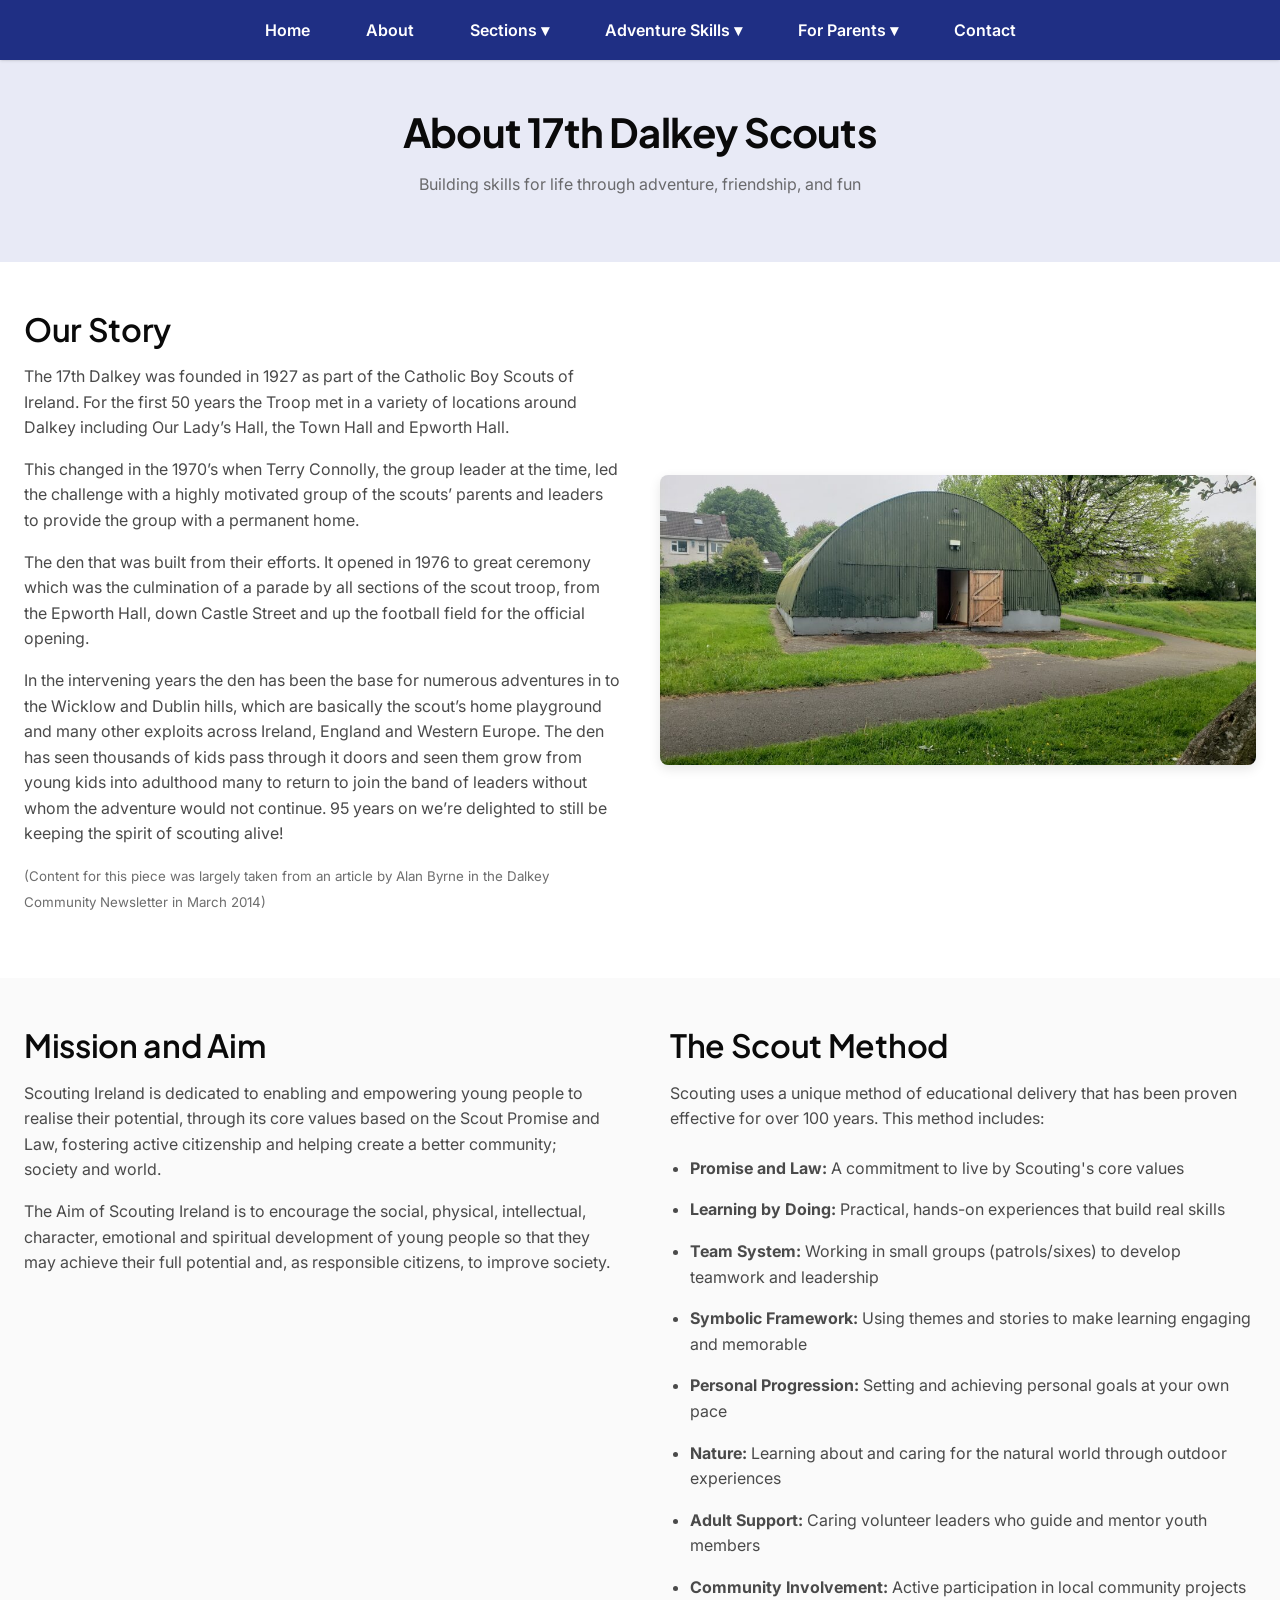
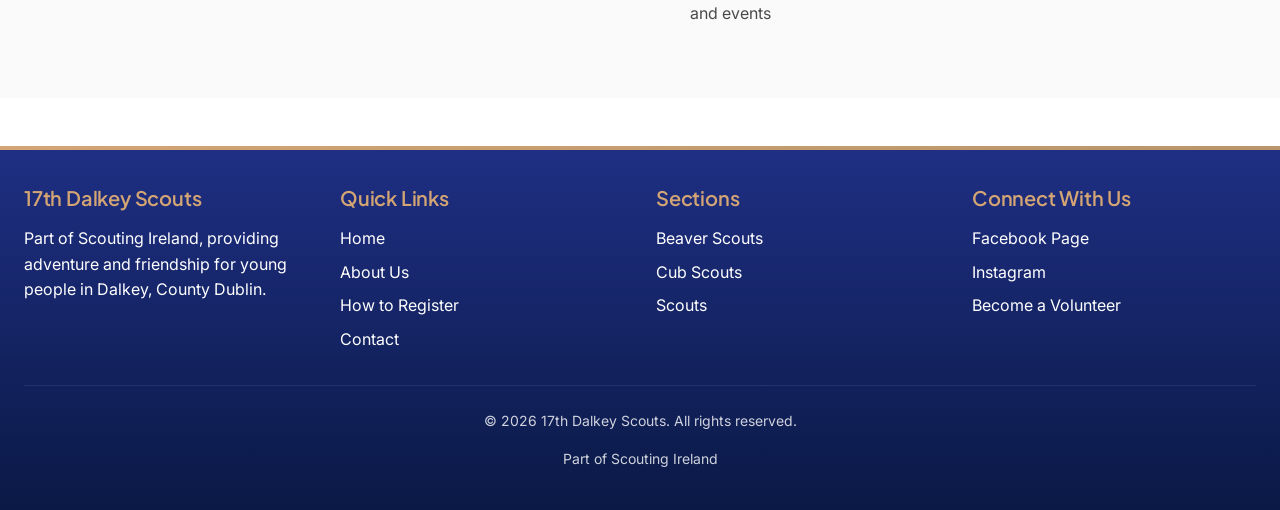
<file: about.html>
<!DOCTYPE html>
<html lang="en">
<head>
  <meta charset="UTF-8">
  <meta name="viewport" content="width=device-width, initial-scale=1.0">
  <meta name="description" content="About 17th Dalkey Scouts - Learn about our history, values, and commitment to helping young people in Dalkey develop skills for life.">
  <meta name="keywords" content="17th Dalkey, about scouts, scouting history, scout values, Dalkey scouts">
  <title>About Us - 17th Dalkey Scouts</title>

  <!-- Favicon -->
  <link rel="icon" type="image/x-icon" href="images/favicon.ico">

  <!-- Fonts - Stripe-Level Typography -->
  <link rel="preconnect" href="https://fonts.googleapis.com">
  <link rel="preconnect" href="https://fonts.gstatic.com" crossorigin>
  <link href="https://fonts.googleapis.com/css2?family=Inter:wght@300;400;500;600;700&family=Plus+Jakarta+Sans:wght@400;500;600;700&display=swap" rel="stylesheet">

  <!-- CSS -->
  <link rel="stylesheet" href="css/main.css">
  <link rel="stylesheet" href="css/responsive.css">
</head>
<body>
  <!-- Header & Navigation -->
  <div id="header-placeholder"></div>

  <main role="main">
    <!-- Page Header -->
    <section class="section section--highlight">
      <div class="container text-center">
        <h1>About 17th Dalkey Scouts</h1>
        <p class="text-muted">Building skills for life through adventure, friendship, and fun</p>
      </div>
    </section>

    <!-- Our Story -->
    <section class="section">
      <div class="container">
        <div class="story-layout">
          <div class="story-content">
            <h2>Our Story</h2>
            <p>
              The 17th Dalkey was founded in 1927 as part of the Catholic Boy Scouts of Ireland. For the first 50 years the Troop met in a variety of locations around Dalkey including Our Lady’s Hall, the Town Hall and Epworth Hall.
            </p>
            <p>
              This changed in the 1970’s when Terry Connolly, the group leader at the time, led the challenge with a highly motivated group of the scouts’ parents and leaders to provide the group with a permanent home.
            </p>
            <p>
              The den that was built from their efforts. It opened in 1976 to great ceremony which was the culmination of a parade by all sections of the scout troop, from the Epworth Hall, down Castle Street and up the football field for the official opening.
            </p>
            <p>
              In the intervening years the den has been the base for numerous adventures in to the Wicklow and Dublin hills, which are basically the scout’s home playground and many other exploits across Ireland, England and Western Europe. The den has seen thousands of kids pass through it doors and seen them grow from young kids into adulthood many to return to join the band of leaders without whom the adventure would not continue.
              95 years on we’re delighted to still be keeping the spirit of scouting alive!
            </p>
            <p class="text-muted">
              <small>(Content for this piece was largely taken from an article by Alan Byrne in the Dalkey Community Newsletter in March 2014)</small>
            </p>
          </div>
          <div class="story-image">
            <img src="images/den-1024x498.jpg" alt="The 17th Dalkey Scout Den">
          </div>
        </div>
      </div>
      <style>
        .story-layout {
          display: grid;
          grid-template-columns: 1fr 1fr;
          gap: 40px;
          align-items: center;
        }
        .story-image img {
          width: 100%;
          height: auto;
          border-radius: var(--border-radius-lg);
          box-shadow: 0 4px 12px rgba(0,0,0,0.1);
        }
        @media (max-width: 768px) {
          .story-layout {
            grid-template-columns: 1fr;
            gap: 24px;
          }
          .story-image {
            order: -1;
          }
        }
      </style>
    </section>

    <!-- Mission and Scout Method -->
    <section class="section section--alt">
      <div class="container">
        <div class="mission-method-layout">
          <div class="mission-content">
            <h2>Mission and Aim</h2>
            <p>Scouting Ireland is dedicated to enabling and empowering young people to realise their potential, through its core values based on the Scout Promise and Law, fostering active citizenship and helping create a better community; society and world.</p>
            <p>The Aim of Scouting Ireland is to encourage the social, physical, intellectual, character, emotional and spiritual development of young people so that they may achieve their full potential and, as responsible citizens, to improve society.</p>
          </div>
          <div class="method-content">
            <h2>The Scout Method</h2>
            <p>Scouting uses a unique method of educational delivery that has been proven effective for over 100 years. This method includes:</p>
            <ul style="list-style-type: disc; padding-left: 20px; margin: var(--spacing-md) 0;">
              <li style="margin-bottom: var(--spacing-sm);"><strong>Promise and Law:</strong> A commitment to live by Scouting's core values</li>
              <li style="margin-bottom: var(--spacing-sm);"><strong>Learning by Doing:</strong> Practical, hands-on experiences that build real skills</li>
              <li style="margin-bottom: var(--spacing-sm);"><strong>Team System:</strong> Working in small groups (patrols/sixes) to develop teamwork and leadership</li>
              <li style="margin-bottom: var(--spacing-sm);"><strong>Symbolic Framework:</strong> Using themes and stories to make learning engaging and memorable</li>
              <li style="margin-bottom: var(--spacing-sm);"><strong>Personal Progression:</strong> Setting and achieving personal goals at your own pace</li>
              <li style="margin-bottom: var(--spacing-sm);"><strong>Nature:</strong> Learning about and caring for the natural world through outdoor experiences</li>
              <li style="margin-bottom: var(--spacing-sm);"><strong>Adult Support:</strong> Caring volunteer leaders who guide and mentor youth members</li>
              <li><strong>Community Involvement:</strong> Active participation in local community projects and events</li>
            </ul>
          </div>
        </div>
      </div>
      <style>
        .mission-method-layout {
          display: grid;
          grid-template-columns: 1fr 1fr;
          gap: 60px;
          align-items: start;
        }
        @media (max-width: 768px) {
          .mission-method-layout {
            grid-template-columns: 1fr;
            gap: 40px;
          }
        }
      </style>
    </section>


  </main>

  <!-- Footer -->
  <div id="footer-placeholder"></div>

  <!-- JavaScript -->
  <script src="js/header-footer.js"></script>
  <script src="js/main.js"></script>
</body>
</html>
</file>
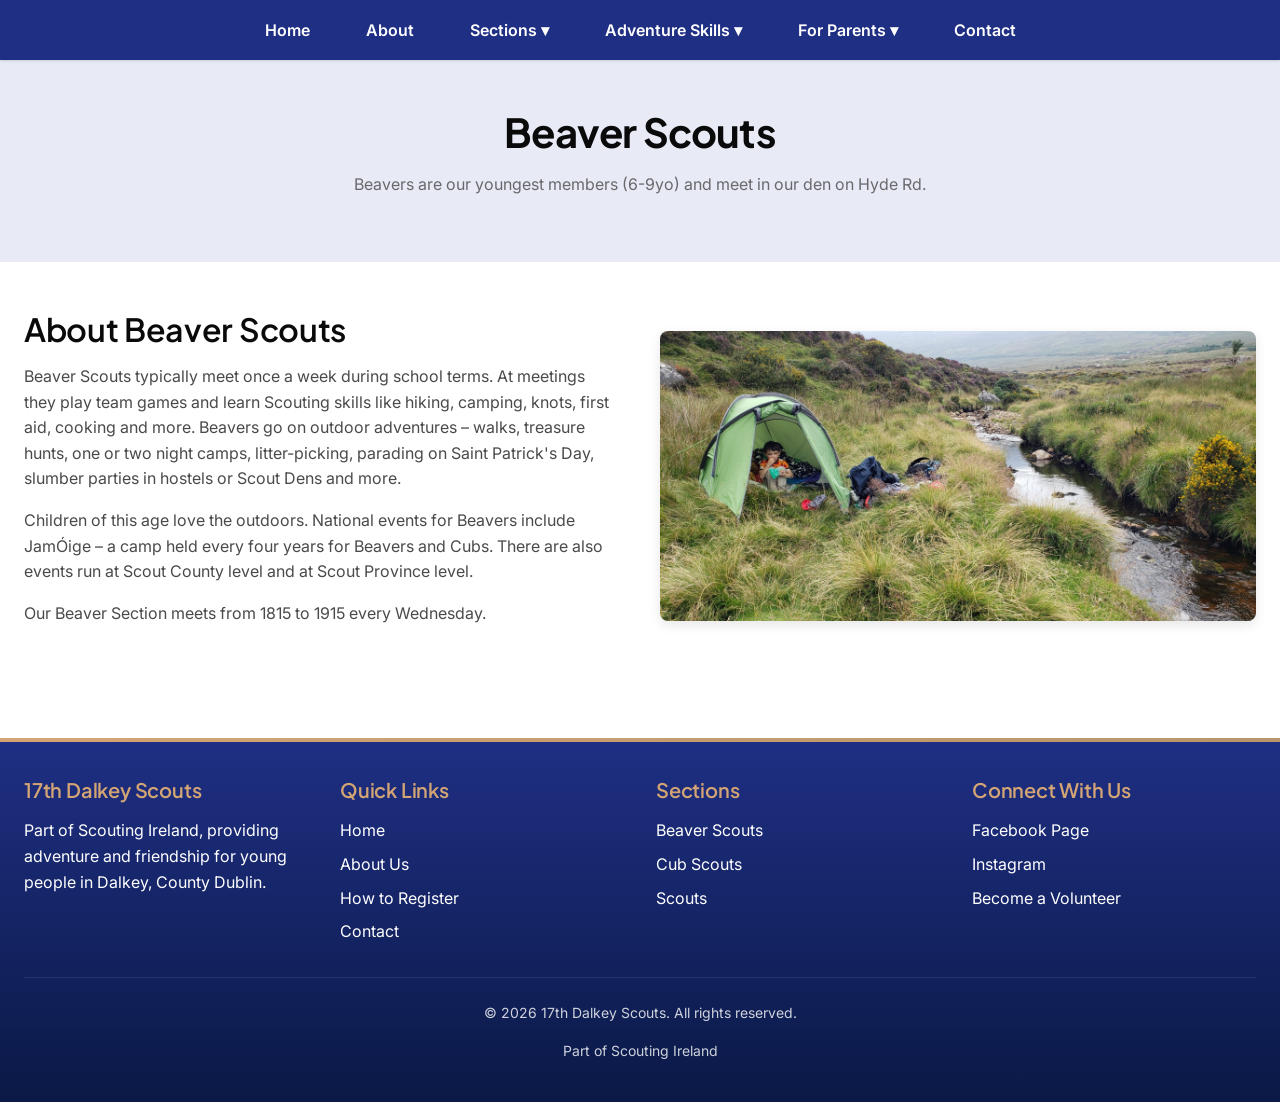
<file: beaver-scouts.html>
<!DOCTYPE html>
<html lang="en">
<head>
  <meta charset="UTF-8">
  <meta name="viewport" content="width=device-width, initial-scale=1.0">
  <meta name="description" content="Beaver Scouts at 17th Dalkey - Beavers are our youngest members (6-9yo) and meet for an hour on a Wednesday evening at 6:15pm in our den on Hyde Rd.">
  <meta name="keywords" content="Beaver Scouts, Dalkey Beavers, scouts age 6-8">
  <title>Beaver Scouts - 17th Dalkey Scouts</title>

  <!-- Favicon -->
  <link rel="icon" type="image/x-icon" href="images/favicon.ico">

  <!-- Fonts - Stripe-Level Typography -->
  <link rel="preconnect" href="https://fonts.googleapis.com">
  <link rel="preconnect" href="https://fonts.gstatic.com" crossorigin>
  <link href="https://fonts.googleapis.com/css2?family=Inter:wght@300;400;500;600;700&family=Plus+Jakarta+Sans:wght@400;500;600;700&display=swap" rel="stylesheet">

  <!-- CSS -->
  <link rel="stylesheet" href="css/main.css">
  <link rel="stylesheet" href="css/responsive.css">
</head>
<body>
  <!-- Header & Navigation -->
  <div id="header-placeholder"></div>

  <main role="main">
    <!-- Page Header -->
    <section class="section section--highlight">
      <div class="container text-center">
        <h1>Beaver Scouts</h1>
        <p class="text-muted">Beavers are our youngest members (6-9yo) and meet in our den on Hyde Rd.</p>
      </div>
    </section>

    <!-- About Beavers -->
    <section class="section">
      <div class="container">
        <div class="beaver-layout">
          <div class="beaver-content">
            <h2>About Beaver Scouts</h2>
            <p>Beaver Scouts typically meet once a week during school terms. At meetings they play team games and learn
            Scouting skills like hiking, camping, knots, first aid, cooking and more. Beavers go on outdoor adventures – walks,
            treasure hunts, one or two night camps, litter-picking, parading on Saint Patrick's Day, slumber parties in
            hostels or Scout Dens and more.</p>

            <p>Children of this age love the outdoors. National events for Beavers include JamÓige – a camp held every four
            years for Beavers and Cubs. There are also events run at Scout County level and at Scout Province level.</p>

            <p>Our Beaver Section meets from 1815 to 1915 every Wednesday.</p>
          </div>
          <div class="beaver-image">
            <img src="images/beavers.jpg" alt="Beaver Scouts in tent">
          </div>
        </div>
      </div>
      <style>
        .beaver-layout {
          display: grid;
          grid-template-columns: 1fr 1fr;
          gap: 40px;
          align-items: center;
        }
        .beaver-image img {
          width: 100%;
          height: auto;
          border-radius: var(--border-radius-lg);
          box-shadow: 0 4px 12px rgba(0,0,0,0.1);
        }
        @media (max-width: 768px) {
          .beaver-layout {
            grid-template-columns: 1fr;
            gap: 24px;
          }
          .beaver-image {
            order: -1;
          }
        }
      </style>
    </section>

  </main>

  <!-- Footer -->
  <div id="footer-placeholder"></div>

  <!-- JavaScript -->
  <script src="js/header-footer.js"></script>
  <script src="js/main.js"></script>
</body>
</html>
</file>
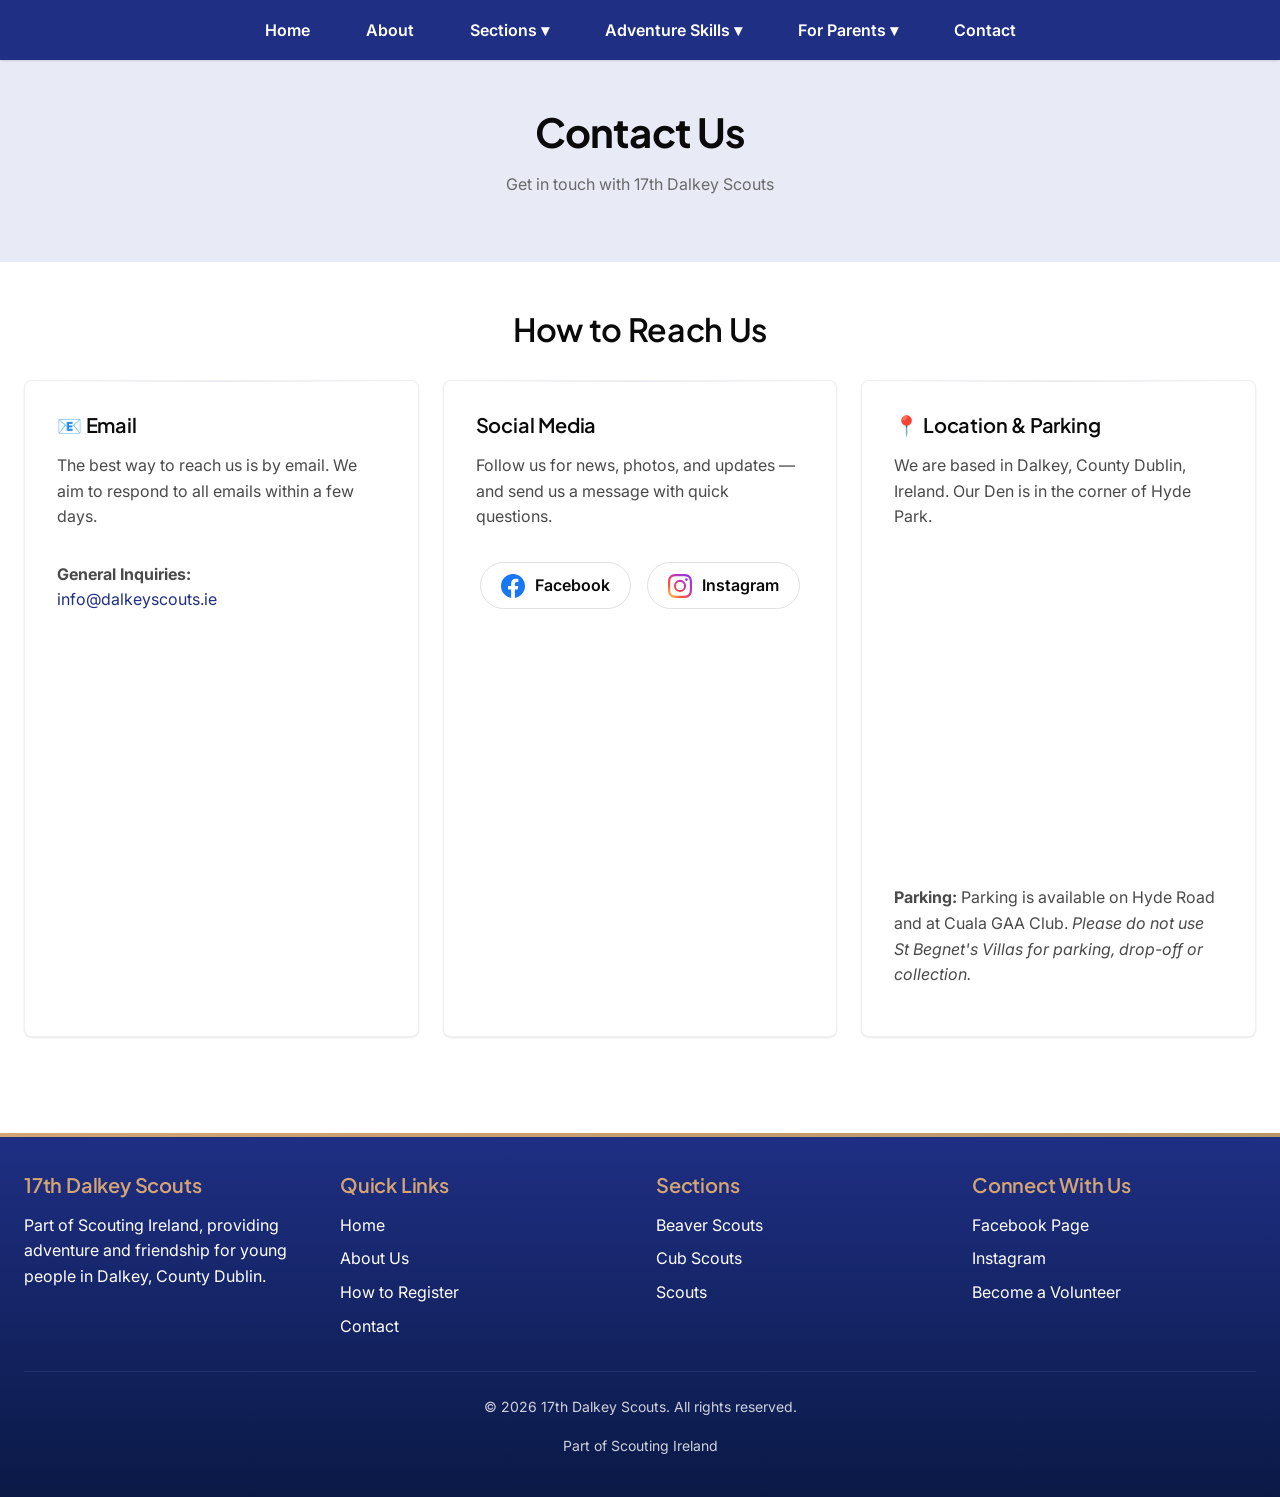
<file: contact.html>
<!DOCTYPE html>
<html lang="en">
<head>
  <meta charset="UTF-8">
  <meta name="viewport" content="width=device-width, initial-scale=1.0">
  <meta name="description" content="Contact 17th Dalkey Scouts - Get in touch with us about joining, volunteering, or any questions about scouting in Dalkey.">
  <meta name="keywords" content="17th Dalkey contact, scouts Dalkey, scout group contact, contact scouts">
  <title>Contact Us - 17th Dalkey Scouts</title>

  <!-- Favicon -->
  <link rel="icon" type="image/x-icon" href="images/favicon.ico">

  <!-- Fonts - Stripe-Level Typography -->
  <link rel="preconnect" href="https://fonts.googleapis.com">
  <link rel="preconnect" href="https://fonts.gstatic.com" crossorigin>
  <link href="https://fonts.googleapis.com/css2?family=Inter:wght@300;400;500;600;700&family=Plus+Jakarta+Sans:wght@400;500;600;700&display=swap" rel="stylesheet">

  <!-- CSS -->
  <link rel="stylesheet" href="css/main.css">
  <link rel="stylesheet" href="css/responsive.css">
</head>
<body>
  <!-- Header & Navigation -->
  <div id="header-placeholder"></div>

  <main role="main">
    <!-- Page Header -->
    <section class="section section--highlight">
      <div class="container text-center">
        <h1>Contact Us</h1>
        <p class="text-muted">Get in touch with 17th Dalkey Scouts</p>
      </div>
    </section>

    <!-- Contact Options -->
    <section class="section">
      <div class="container">
        <h2 class="text-center mb-lg">How to Reach Us</h2>
        <div class="programs">
          <div class="card">
            <h3 class="card__title">📧 Email</h3>
            <div class="card__content">
              <p>The best way to reach us is by email. We aim to respond to all emails within a few days.</p>
              <p class="mt-lg"><strong>General Inquiries:</strong><br>
              <a href="mailto:info@dalkeyscouts.ie">info@dalkeyscouts.ie</a></p>
            </div>
          </div>

          <div class="card">
            <h3 class="card__title">Social Media</h3>
            <div class="card__content">
              <p>Follow us for news, photos, and updates — and send us a message with quick questions.</p>
              <div class="social-links mt-lg">
                <a href="https://www.facebook.com/17thDalkey" target="_blank" rel="noopener noreferrer" class="social-link">
                  <svg class="social-link__icon" viewBox="0 0 24 24" xmlns="http://www.w3.org/2000/svg" aria-hidden="true" focusable="false"><path fill="#1877F2" d="M24 12.073c0-6.627-5.373-12-12-12s-12 5.373-12 12c0 5.99 4.388 10.954 10.125 11.854v-8.385H7.078v-3.47h3.047V9.43c0-3.007 1.792-4.669 4.533-4.669 1.312 0 2.686.235 2.686.235v2.953H15.83c-1.491 0-1.956.925-1.956 1.874v2.25h3.328l-.532 3.47h-2.796v8.385C19.612 23.027 24 18.062 24 12.073z"/></svg>
                  Facebook
                </a>
                <a href="https://www.instagram.com/17thdalkey/" target="_blank" rel="noopener noreferrer" class="social-link">
                  <svg class="social-link__icon" viewBox="0 0 24 24" xmlns="http://www.w3.org/2000/svg" aria-hidden="true" focusable="false">
                    <defs>
                      <linearGradient id="instagram-gradient" x1="0" y1="1" x2="1" y2="0">
                        <stop offset="0%" stop-color="#FFDD55"/>
                        <stop offset="30%" stop-color="#FF543E"/>
                        <stop offset="60%" stop-color="#C837AB"/>
                        <stop offset="100%" stop-color="#7638FA"/>
                      </linearGradient>
                    </defs>
                    <path fill="url(#instagram-gradient)" d="M12 2.163c3.204 0 3.584.012 4.85.07 3.252.148 4.771 1.691 4.919 4.919.058 1.265.069 1.645.069 4.849 0 3.205-.012 3.584-.069 4.849-.149 3.225-1.664 4.771-4.919 4.919-1.266.058-1.644.07-4.85.07-3.204 0-3.584-.012-4.849-.07-3.26-.149-4.771-1.699-4.919-4.92-.058-1.265-.07-1.644-.07-4.849 0-3.204.013-3.583.07-4.849.149-3.227 1.664-4.771 4.919-4.919 1.266-.057 1.645-.069 4.849-.069zM12 0C8.741 0 8.333.014 7.053.072 2.695.272.273 2.69.073 7.052.014 8.333 0 8.741 0 12c0 3.259.014 3.668.072 4.948.2 4.358 2.618 6.78 6.98 6.98C8.333 23.986 8.741 24 12 24c3.259 0 3.668-.014 4.948-.072 4.354-.2 6.782-2.618 6.979-6.98.059-1.28.073-1.689.073-4.948 0-3.259-.014-3.667-.072-4.947-.196-4.354-2.617-6.78-6.979-6.98C15.668.014 15.259 0 12 0zm0 5.838a6.162 6.162 0 1 0 0 12.324 6.162 6.162 0 0 0 0-12.324zM12 16a4 4 0 1 1 0-8 4 4 0 0 1 0 8zm6.406-11.845a1.44 1.44 0 1 0 0 2.881 1.44 1.44 0 0 0 0-2.881z"/>
                  </svg>
                  Instagram
                </a>
              </div>
            </div>
          </div>

          <div class="card">
            <h3 class="card__title">📍 Location & Parking</h3>
            <div class="card__content">
              <p>We are based in Dalkey, County Dublin, Ireland. Our Den is in the corner of Hyde Park.</p>

              <div class="map-container mt-md">
                <iframe src="https://www.google.com/maps/embed?pb=!1m18!1m12!1m3!1d689.0351962331717!2d-6.113951972433761!3d53.27985402645069!2m3!1f0!2f0!3f0!3m2!1i1024!2i768!4f13.1!3m3!1m2!1s0x48670764411b2787%3A0x4df24287ca13e50b!2s17th%20Dalkey%20Scouts!5e0!3m2!1sen!2sie!4v1780683440454!5m2!1sen!2sie" width="100%" height="300" style="border:0;" allowfullscreen="" loading="lazy" referrerpolicy="no-referrer-when-downgrade"></iframe>
              </div>
              <p class="mt-md"><strong>Parking:</strong> Parking is available on Hyde Road and at Cuala GAA Club. <em>Please do not use St Begnet's Villas for parking, drop-off or collection.</em></p>

            </div>
          </div>
        </div>
      </div>
    </section>

    <style>
      .social-links {
        display: flex;
        gap: 16px;
        justify-content: center;
        flex-wrap: wrap;
      }
      .social-link {
        display: inline-flex;
        align-items: center;
        gap: 10px;
        padding: 10px 20px;
        border: 1px solid var(--color-border);
        border-radius: 999px;
        text-decoration: none;
        font-weight: 600;
        color: var(--color-text);
        transition: border-color 0.2s ease, box-shadow 0.2s ease, transform 0.2s ease;
      }
      .social-link:hover {
        border-color: var(--color-primary);
        box-shadow: 0 2px 8px rgba(0, 0, 0, 0.08);
        transform: translateY(-1px);
      }
      .social-link__icon {
        width: 24px;
        height: 24px;
        flex-shrink: 0;
      }
    </style>

  </main>

  <!-- Footer -->
  <div id="footer-placeholder"></div>

  <!-- JavaScript -->
  <script src="js/header-footer.js"></script>
  <script src="js/main.js"></script>
</body>
</html>
</file>
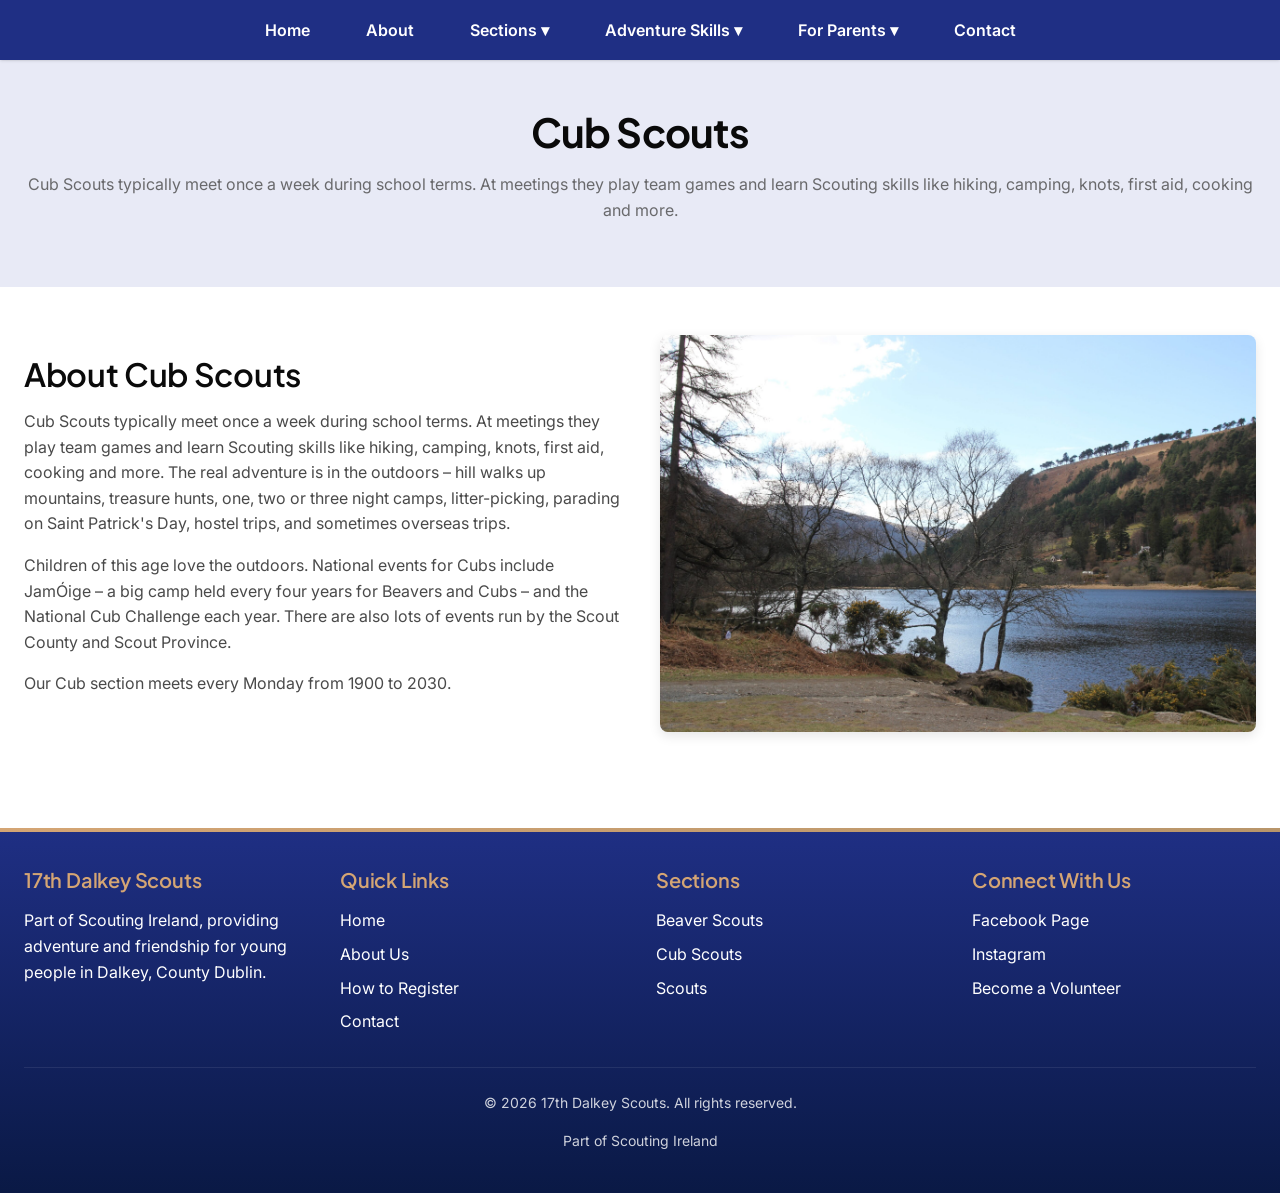
<file: cub-scouts.html>
<!DOCTYPE html>
<html lang="en">
<head>
  <meta charset="UTF-8">
  <meta name="viewport" content="width=device-width, initial-scale=1.0">
  <meta name="description" content="Cub Scouts at 17th Dalkey - For boys and girls aged 9 to 11. Join the adventure!">
  <meta name="keywords" content="Cub Scouts, Dalkey Cubs, scouts age 9-11">
  <title>Cub Scouts - 17th Dalkey Scouts</title>

  <!-- Favicon -->
  <link rel="icon" type="image/x-icon" href="images/favicon.ico">

  <!-- Fonts - Stripe-Level Typography -->
  <link rel="preconnect" href="https://fonts.googleapis.com">
  <link rel="preconnect" href="https://fonts.gstatic.com" crossorigin>
  <link href="https://fonts.googleapis.com/css2?family=Inter:wght@300;400;500;600;700&family=Plus+Jakarta+Sans:wght@400;500;600;700&display=swap" rel="stylesheet">

  <!-- CSS -->
  <link rel="stylesheet" href="css/main.css">
  <link rel="stylesheet" href="css/responsive.css">
</head>
<body>
  <!-- Header & Navigation -->
  <div id="header-placeholder"></div>

  <main role="main">
    <!-- Page Header -->
    <section class="section section--highlight">
      <div class="container text-center">
        <h1>Cub Scouts</h1>
        <p class="text-muted">Cub Scouts typically meet once a week during school terms. At meetings they play team games and learn Scouting skills like hiking, camping, knots, first aid, cooking and more.</p>
      </div>
    </section>

    <!-- About Cubs -->
    <section class="section">
      <div class="container">
        <div class="cub-layout">
          <div class="cub-content">
            <h2>About Cub Scouts</h2>
            <p>Cub Scouts typically meet once a week during school terms. At meetings they play team games and learn Scouting
            skills like hiking, camping, knots, first aid, cooking and more. The real adventure is in the outdoors – hill walks
            up mountains, treasure hunts, one, two or three night camps, litter-picking, parading on Saint Patrick's Day,
            hostel trips, and sometimes overseas trips.</p>

            <p>Children of this age love the outdoors. National events for Cubs include JamÓige – a big camp held every four
            years for Beavers and Cubs – and the National Cub Challenge each year. There are also lots of events run by the
            Scout County and Scout Province.</p>

            <p>Our Cub section meets every Monday from 1900 to 2030.</p>
          </div>
          <div class="cub-image">
            <img src="images/glendalough-scaled.jpg" alt="Cub Scouts activities">
          </div>
        </div>
      </div>
      <style>
        .cub-layout {
          display: grid;
          grid-template-columns: 1fr 1fr;
          gap: 40px;
          align-items: center;
        }
        .cub-image img {
          width: 100%;
          height: auto;
          border-radius: var(--border-radius-lg);
          box-shadow: 0 4px 12px rgba(0,0,0,0.1);
        }
        @media (max-width: 768px) {
          .cub-layout {
            grid-template-columns: 1fr;
            gap: 24px;
          }
          .cub-image {
            order: -1;
          }
        }
      </style>
    </section>
  </main>

  <!-- Footer -->
  <div id="footer-placeholder"></div>

  <!-- JavaScript -->
  <script src="js/header-footer.js"></script>
  <script src="js/main.js"></script>
</body>
</html>
</file>
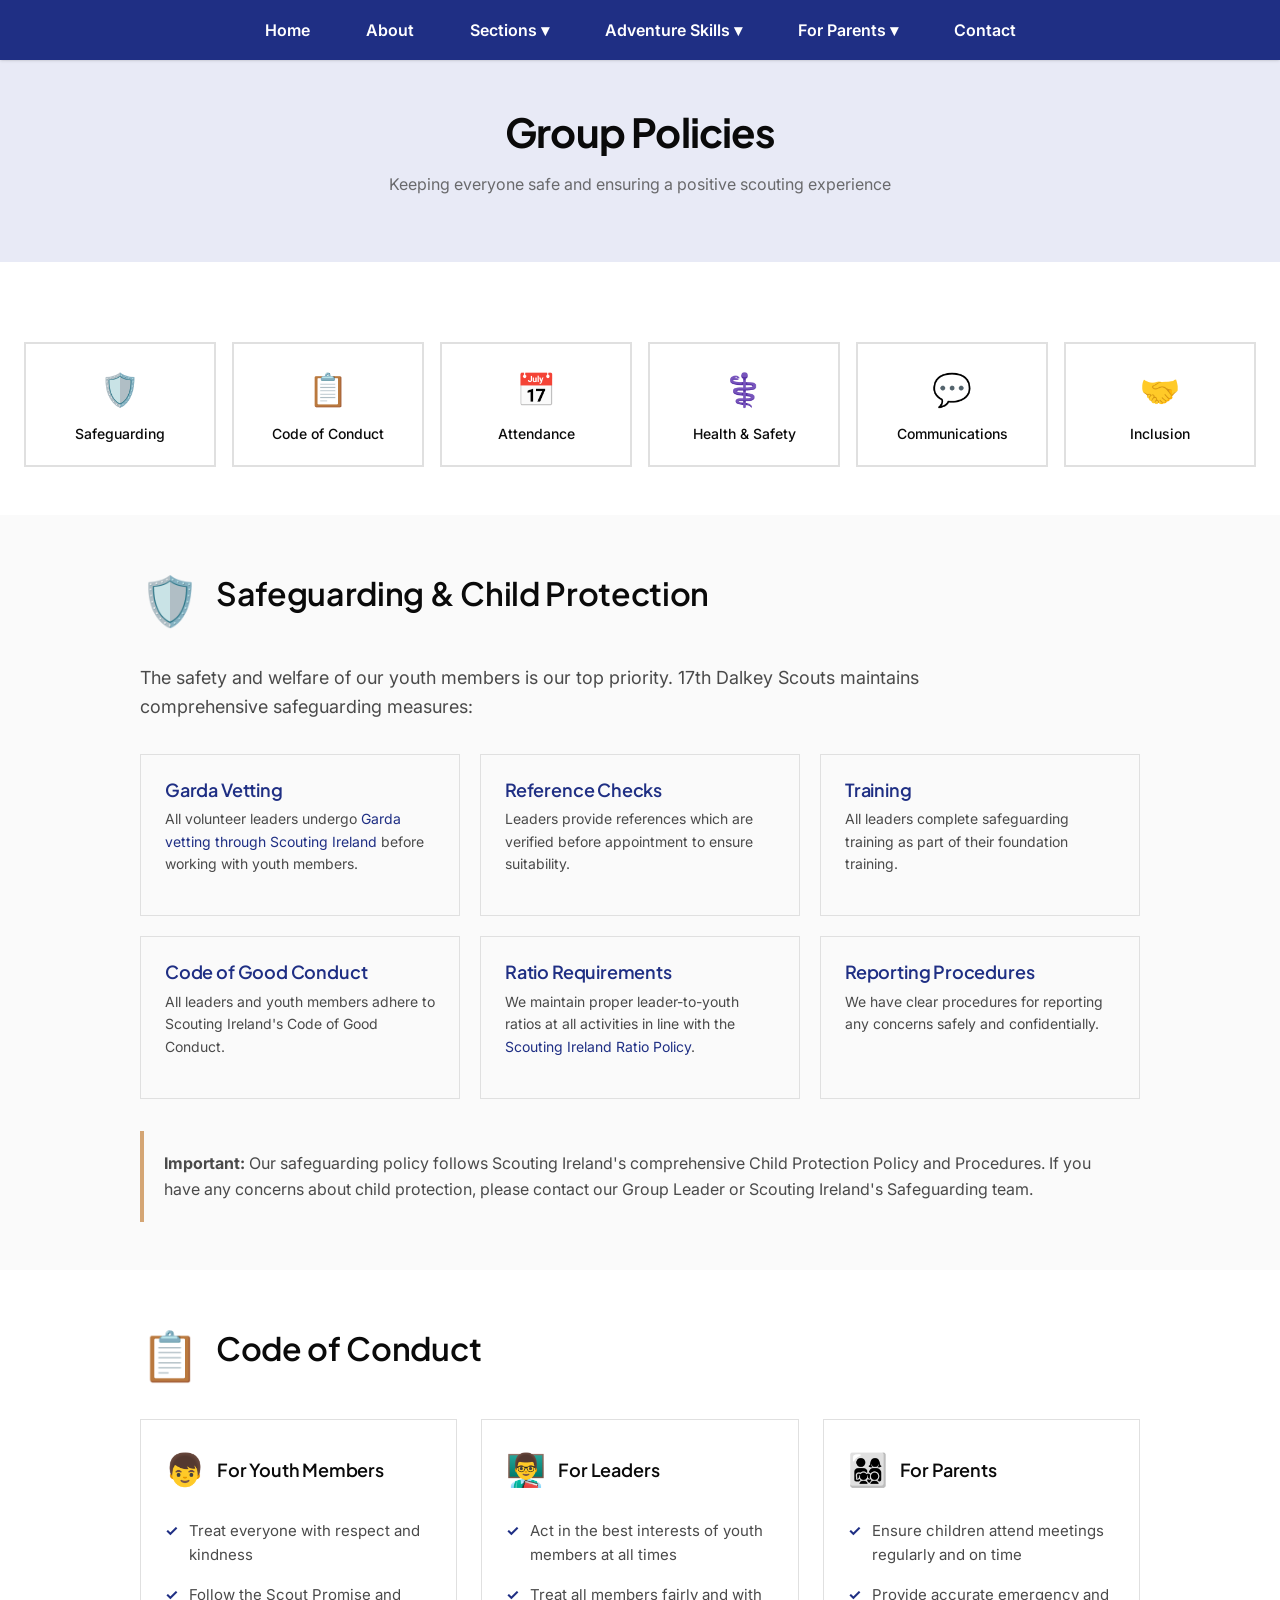
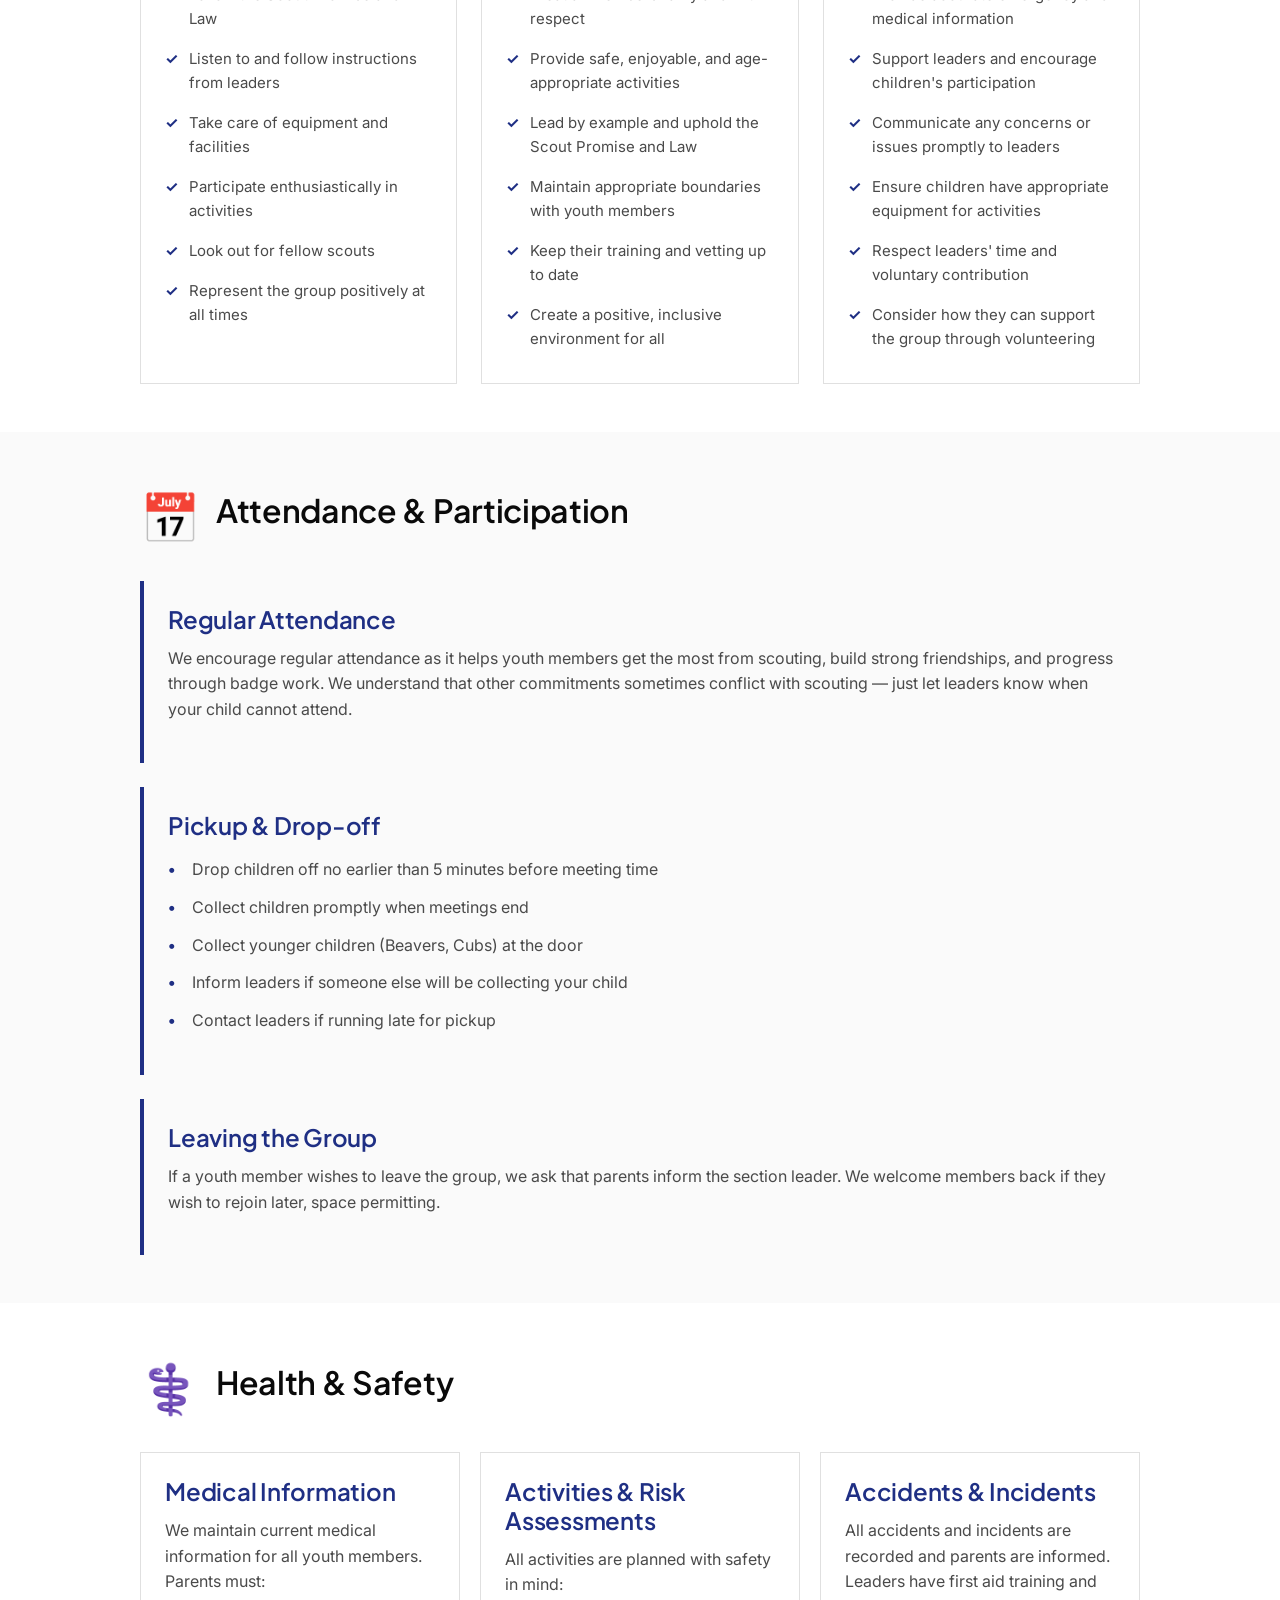
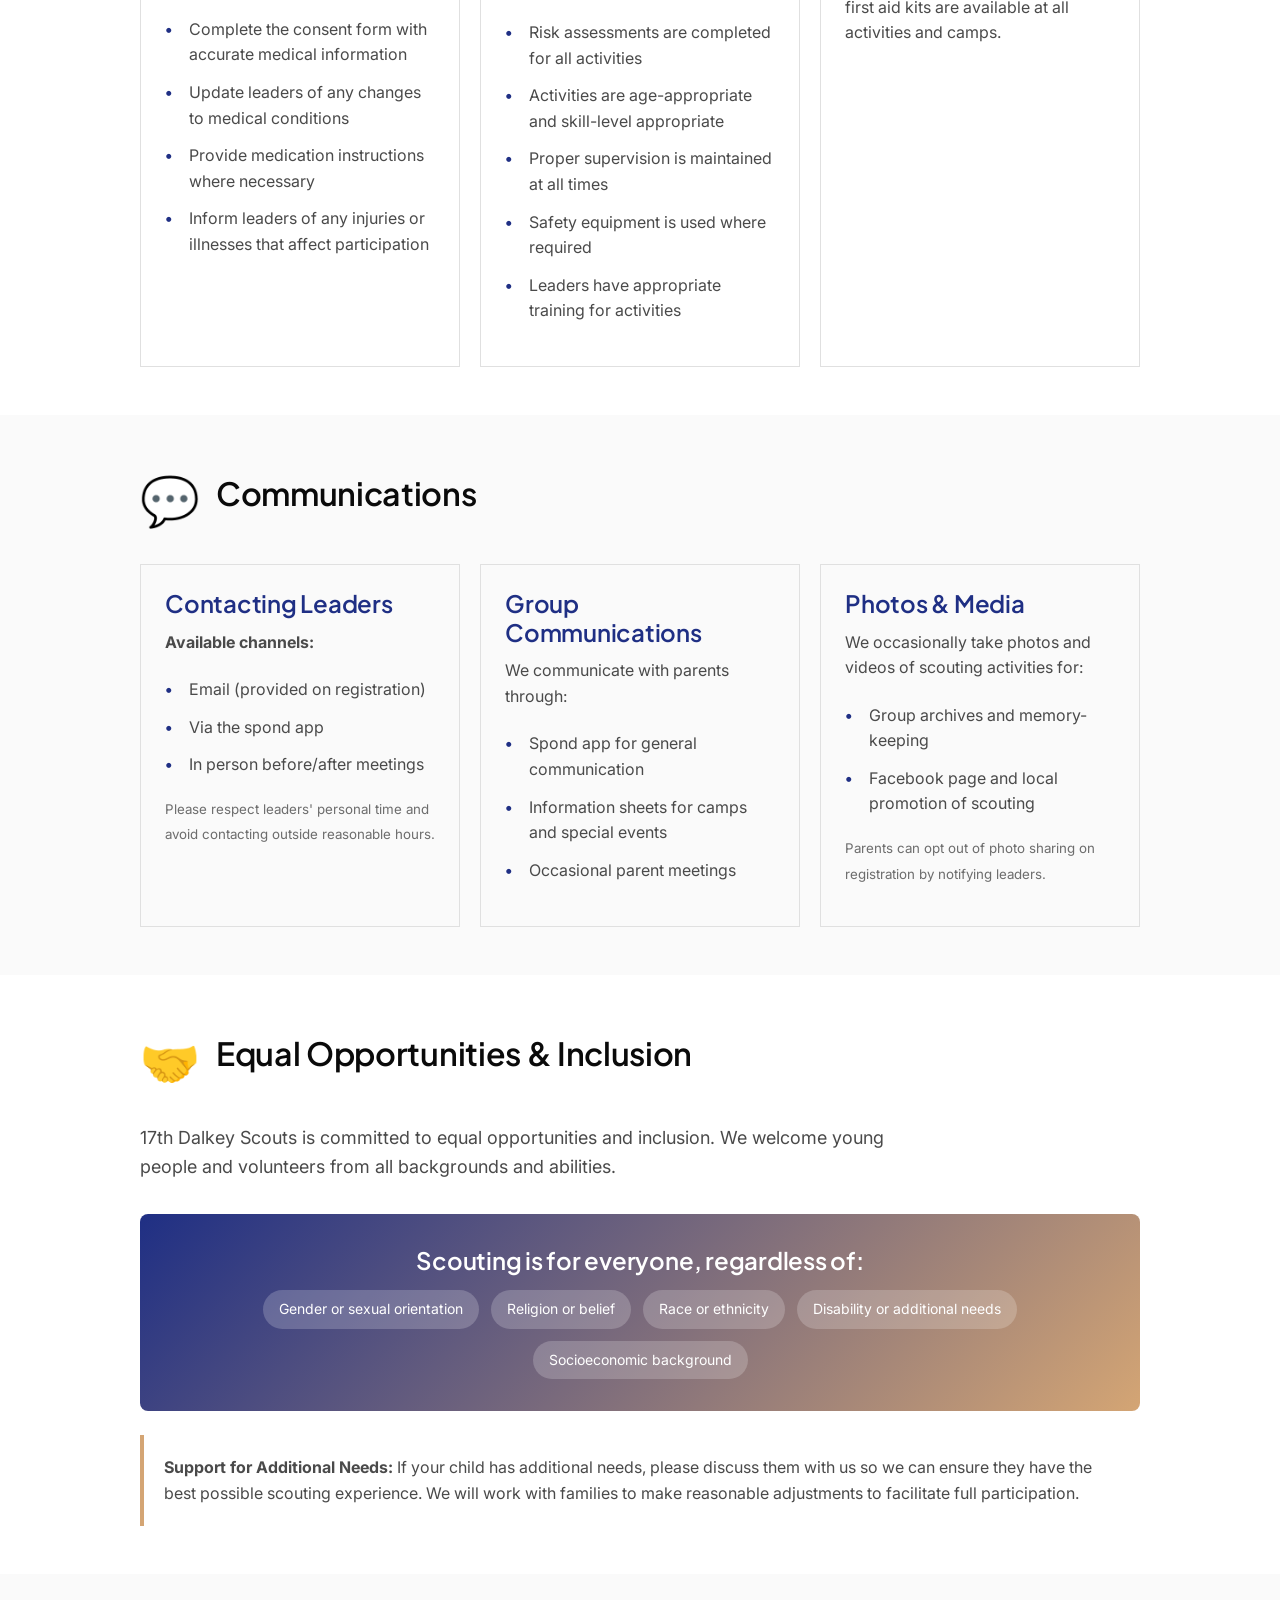
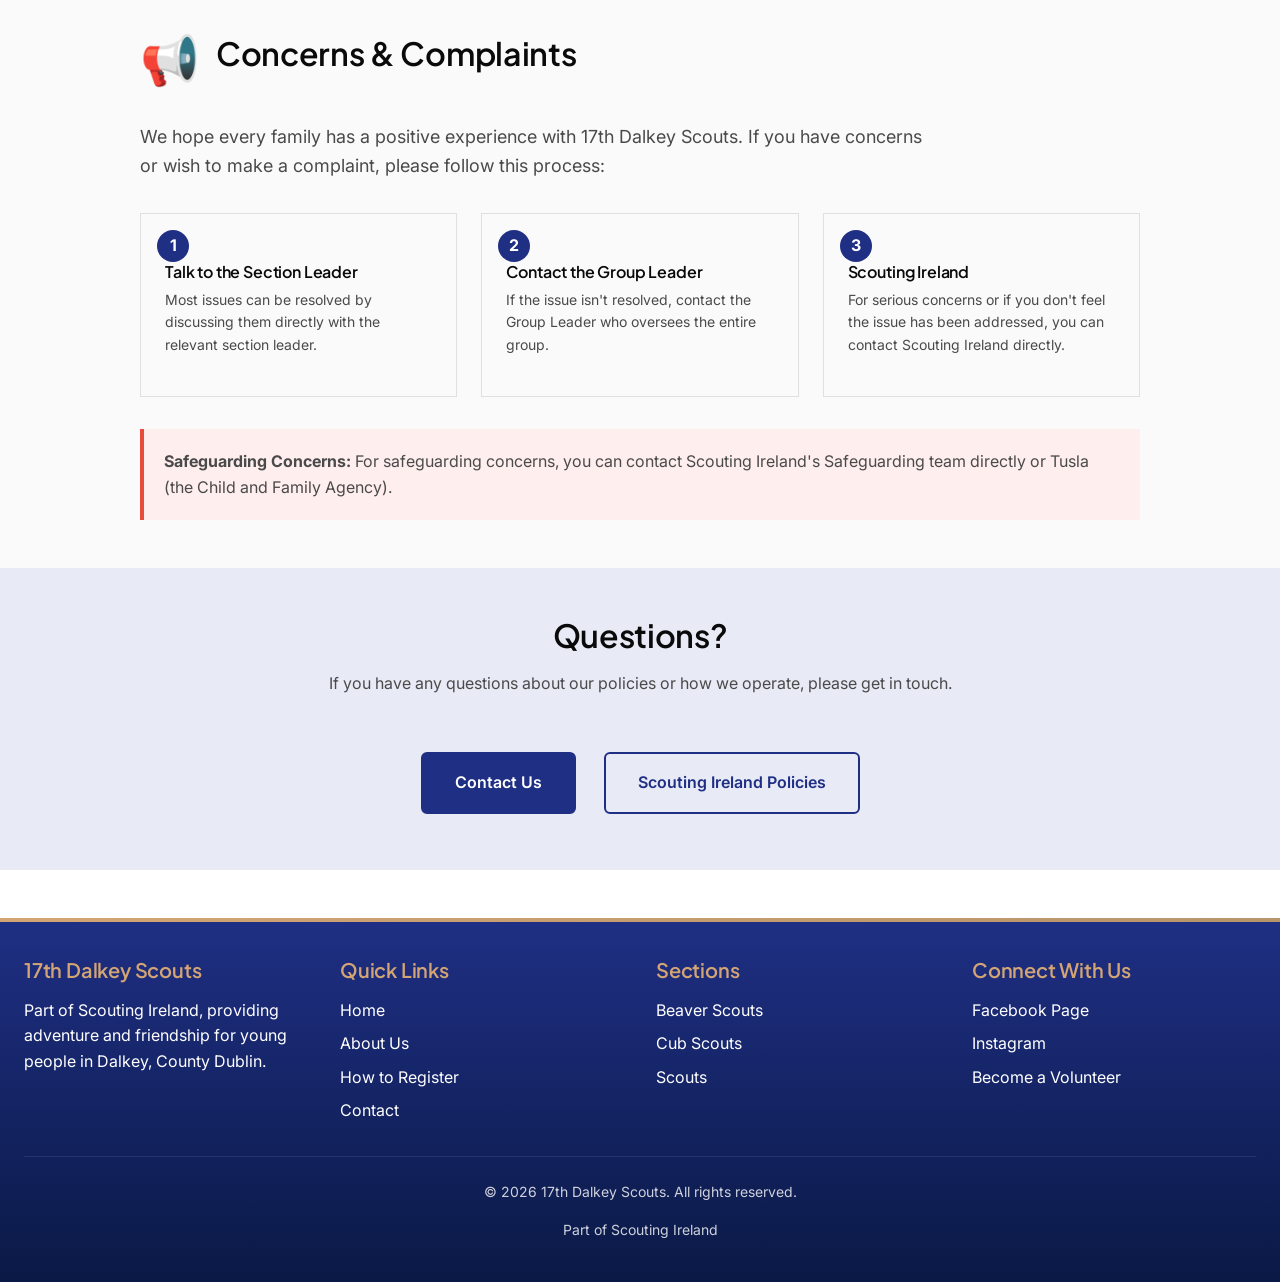
<file: policies.html>
<!DOCTYPE html>
<html lang="en">
<head>
  <meta charset="UTF-8">
  <meta name="viewport" content="width=device-width, initial-scale=1.0">
  <meta name="description" content="Group policies for 17th Dalkey Scouts - Safeguarding, code of conduct, and policies to ensure a safe and positive scouting experience.">
  <meta name="keywords" content="scout policies, safeguarding, code of conduct, scout safety policies">
  <title>Group Policies - 17th Dalkey Scouts</title>

  <!-- Favicon -->
  <link rel="icon" type="image/x-icon" href="images/favicon.ico">

  <!-- Fonts - Stripe-Level Typography -->
  <link rel="preconnect" href="https://fonts.googleapis.com">
  <link rel="preconnect" href="https://fonts.gstatic.com" crossorigin>
  <link href="https://fonts.googleapis.com/css2?family=Inter:wght@300;400;500;600;700&family=Plus+Jakarta+Sans:wght@400;500;600;700&display=swap" rel="stylesheet">

  <!-- CSS -->
  <link rel="stylesheet" href="css/main.css">
  <link rel="stylesheet" href="css/responsive.css">
</head>
<body>
  <!-- Header & Navigation -->
  <div id="header-placeholder"></div>

  <main role="main">
    <!-- Page Header -->
    <section class="section section--highlight">
      <div class="container text-center">
        <h1>Group Policies</h1>
        <p class="text-muted">Keeping everyone safe and ensuring a positive scouting experience</p>
      </div>
    </section>

    <!-- Quick Navigation -->
    <section class="section">
      <div class="container">
        <div class="policies-nav">
          <a href="#safeguarding" class="policy-nav-card">
            <span class="policy-nav-icon">🛡️</span>
            <span class="policy-nav-title">Safeguarding</span>
          </a>
          <a href="#conduct" class="policy-nav-card">
            <span class="policy-nav-icon">📋</span>
            <span class="policy-nav-title">Code of Conduct</span>
          </a>
          <a href="#attendance" class="policy-nav-card">
            <span class="policy-nav-icon">📅</span>
            <span class="policy-nav-title">Attendance</span>
          </a>
          <a href="#health" class="policy-nav-card">
            <span class="policy-nav-icon">⚕️</span>
            <span class="policy-nav-title">Health & Safety</span>
          </a>
          <a href="#communications" class="policy-nav-card">
            <span class="policy-nav-icon">💬</span>
            <span class="policy-nav-title">Communications</span>
          </a>
          <a href="#inclusion" class="policy-nav-card">
            <span class="policy-nav-icon">🤝</span>
            <span class="policy-nav-title">Inclusion</span>
          </a>
        </div>
      </div>
    </section>

    <!-- Safeguarding -->
    <section id="safeguarding" class="section section--alt">
      <div class="container">
        <div class="policy-section">
          <div class="policy-header">
            <span class="policy-icon">🛡️</span>
            <h2>Safeguarding & Child Protection</h2>
          </div>
          <p class="policy-intro">The safety and welfare of our youth members is our top priority. 17th Dalkey Scouts maintains comprehensive safeguarding measures:</p>

          <div class="policy-cards">
            <div class="policy-card">
              <h3>Garda Vetting</h3>
              <p>All volunteer leaders undergo <a href="https://cdn.prod.website-files.com/618cf51a424e2db821d8c92d/697897589e282ce4aeb219ab_1_Vetting_Form_Scouting_Ireland_Steps.pdf">Garda vetting through Scouting Ireland</a> before working with youth members.</p>
            </div>
            <div class="policy-card">
              <h3>Reference Checks</h3>
              <p>Leaders provide references which are verified before appointment to ensure suitability.</p>
            </div>
            <div class="policy-card">
              <h3>Training</h3>
              <p>All leaders complete safeguarding training as part of their foundation training.</p>
            </div>
            <div class="policy-card">
              <h3>Code of Good Conduct</h3>
              <p>All leaders and youth members adhere to Scouting Ireland's Code of Good Conduct.</p>
            </div>
            <div class="policy-card">
              <h3>Ratio Requirements</h3>
              <p>We maintain proper leader-to-youth ratios at all activities in line with the <a href="https://cdn.prod.website-files.com/618cf51a424e2db821d8c92d/68c82abbfe53bf1760f84f10_Safeguarding%20-%20Ratios%20Policy%20-%2009.25.pdf"> Scouting Ireland Ratio Policy</a>.</p>
            </div>
            <div class="policy-card">
              <h3>Reporting Procedures</h3>
              <p>We have clear procedures for reporting any concerns safely and confidentially.</p>
            </div>
          </div>

          <div class="policy-notice">
            <strong>Important:</strong> Our safeguarding policy follows Scouting Ireland's comprehensive Child Protection Policy and Procedures. If you have any concerns about child protection, please contact our Group Leader or Scouting Ireland's Safeguarding team.
          </div>
        </div>
      </div>
    </section>

    <!-- Code of Conduct -->
    <section id="conduct" class="section">
      <div class="container">
        <div class="policy-section">
          <div class="policy-header">
            <span class="policy-icon">📋</span>
            <h2>Code of Conduct</h2>
          </div>

          <div class="conduct-grid">
            <div class="conduct-card">
              <div class="conduct-header">
                <span class="conduct-icon">👦</span>
                <h3>For Youth Members</h3>
              </div>
              <ul class="conduct-list">
                <li>Treat everyone with respect and kindness</li>
                <li>Follow the Scout Promise and Law</li>
                <li>Listen to and follow instructions from leaders</li>
                <li>Take care of equipment and facilities</li>
                <li>Participate enthusiastically in activities</li>
                <li>Look out for fellow scouts</li>
                <li>Represent the group positively at all times</li>
              </ul>
            </div>

            <div class="conduct-card">
              <div class="conduct-header">
                <span class="conduct-icon">👨‍🏫</span>
                <h3>For Leaders</h3>
              </div>
              <ul class="conduct-list">
                <li>Act in the best interests of youth members at all times</li>
                <li>Treat all members fairly and with respect</li>
                <li>Provide safe, enjoyable, and age-appropriate activities</li>
                <li>Lead by example and uphold the Scout Promise and Law</li>
                <li>Maintain appropriate boundaries with youth members</li>
                <li>Keep their training and vetting up to date</li>
                <li>Create a positive, inclusive environment for all</li>
              </ul>
            </div>

            <div class="conduct-card">
              <div class="conduct-header">
                <span class="conduct-icon">👨‍👩‍👧‍👦</span>
                <h3>For Parents</h3>
              </div>
              <ul class="conduct-list">
                <li>Ensure children attend meetings regularly and on time</li>
                <li>Provide accurate emergency and medical information</li>
                <li>Support leaders and encourage children's participation</li>
                <li>Communicate any concerns or issues promptly to leaders</li>
                <li>Ensure children have appropriate equipment for activities</li>
                <li>Respect leaders' time and voluntary contribution</li>
                <li>Consider how they can support the group through volunteering</li>
              </ul>
            </div>
          </div>
        </div>
      </div>
    </section>

    <!-- Attendance -->
    <section id="attendance" class="section section--alt">
      <div class="container">
        <div class="policy-section">
          <div class="policy-header">
            <span class="policy-icon">📅</span>
            <h2>Attendance & Participation</h2>
          </div>

          <div class="attendance-grid">
            <div class="attendance-item">
              <h3>Regular Attendance</h3>
              <p>We encourage regular attendance as it helps youth members get the most from scouting, build strong friendships, and progress through badge work. We understand that other commitments sometimes conflict with scouting — just let leaders know when your child cannot attend.</p>
            </div>

            <div class="attendance-item">
              <h3>Pickup & Drop-off</h3>
              <ul class="styled-list">
                <li>Drop children off no earlier than 5 minutes before meeting time</li>
                <li>Collect children promptly when meetings end</li>
                <li>Collect younger children (Beavers, Cubs) at the door</li>
                <li>Inform leaders if someone else will be collecting your child</li>
                <li>Contact leaders if running late for pickup</li>
              </ul>
            </div>

            <div class="attendance-item">
              <h3>Leaving the Group</h3>
              <p>If a youth member wishes to leave the group, we ask that parents inform the section leader. We welcome members back if they wish to rejoin later, space permitting.</p>
            </div>
          </div>
        </div>
      </div>
    </section>

    <!-- Health & Safety -->
    <section id="health" class="section">
      <div class="container">
        <div class="policy-section">
          <div class="policy-header">
            <span class="policy-icon">⚕️</span>
            <h2>Health & Safety</h2>
          </div>

          <div class="health-grid">
            <div class="health-card">
              <h3>Medical Information</h3>
              <p>We maintain current medical information for all youth members. Parents must:</p>
              <ul class="styled-list">
                <li>Complete the consent form with accurate medical information</li>
                <li>Update leaders of any changes to medical conditions</li>
                <li>Provide medication instructions where necessary</li>
                <li>Inform leaders of any injuries or illnesses that affect participation</li>
              </ul>
            </div>

            <div class="health-card">
              <h3>Activities & Risk Assessments</h3>
              <p>All activities are planned with safety in mind:</p>
              <ul class="styled-list">
                <li>Risk assessments are completed for all activities</li>
                <li>Activities are age-appropriate and skill-level appropriate</li>
                <li>Proper supervision is maintained at all times</li>
                <li>Safety equipment is used where required</li>
                <li>Leaders have appropriate training for activities</li>
              </ul>
            </div>

            <div class="health-card">
              <h3>Accidents & Incidents</h3>
              <p>All accidents and incidents are recorded and parents are informed. Leaders have first aid training and first aid kits are available at all activities and camps.</p>
            </div>
          </div>
        </div>
      </div>
    </section>

    <!-- Communications -->
    <section id="communications" class="section section--alt">
      <div class="container">
        <div class="policy-section">
          <div class="policy-header">
            <span class="policy-icon">💬</span>
            <h2>Communications</h2>
          </div>

          <div class="comm-grid">
            <div class="comm-card">
              <h3>Contacting Leaders</h3>
              <p><strong>Available channels:</strong></p>
              <ul class="styled-list">
                <li>Email (provided on registration)</li>
                <li>Via the spond app</li>
                <li>In person before/after meetings</li>
              </ul>
              <p class="text-muted"><small>Please respect leaders' personal time and avoid contacting outside reasonable hours.</small></p>
            </div>

            <div class="comm-card">
              <h3>Group Communications</h3>
              <p>We communicate with parents through:</p>
              <ul class="styled-list">
                <li>Spond app for general communication</li>
                <li>Information sheets for camps and special events</li>
                <li>Occasional parent meetings</li>
              </ul>
            </div>

            <div class="comm-card">
              <h3>Photos & Media</h3>
              <p>We occasionally take photos and videos of scouting activities for:</p>
              <ul class="styled-list">
                <li>Group archives and memory-keeping</li>
                <li>Facebook page and local promotion of scouting</li>
              </ul>
              <p class="text-muted"><small>Parents can opt out of photo sharing on registration by notifying leaders.</small></p>
            </div>
          </div>
        </div>
      </div>
    </section>

    <!-- Inclusion -->
    <section id="inclusion" class="section">
      <div class="container">
        <div class="policy-section">
          <div class="policy-header">
            <span class="policy-icon">🤝</span>
            <h2>Equal Opportunities & Inclusion</h2>
          </div>
          <p class="policy-intro">17th Dalkey Scouts is committed to equal opportunities and inclusion. We welcome young people and volunteers from all backgrounds and abilities.</p>

          <div class="inclusion-banner">
            <h3>Scouting is for everyone, regardless of:</h3>
            <div class="inclusion-list">
              <span class="inclusion-tag">Gender or sexual orientation</span>
              <span class="inclusion-tag">Religion or belief</span>
              <span class="inclusion-tag">Race or ethnicity</span>
              <span class="inclusion-tag">Disability or additional needs</span>
              <span class="inclusion-tag">Socioeconomic background</span>
            </div>
          </div>

          <div class="policy-notice">
            <strong>Support for Additional Needs:</strong> If your child has additional needs, please discuss them with us so we can ensure they have the best possible scouting experience. We will work with families to make reasonable adjustments to facilitate full participation.
          </div>
        </div>
      </div>
    </section>

    <!-- Concerns -->
    <section class="section section--alt">
      <div class="container">
        <div class="policy-section">
          <div class="policy-header">
            <span class="policy-icon">📢</span>
            <h2>Concerns & Complaints</h2>
          </div>
          <p class="policy-intro">We hope every family has a positive experience with 17th Dalkey Scouts. If you have concerns or wish to make a complaint, please follow this process:</p>

          <div class="concerns-steps">
            <div class="concern-step">
              <span class="step-number">1</span>
              <h3>Talk to the Section Leader</h3>
              <p>Most issues can be resolved by discussing them directly with the relevant section leader.</p>
            </div>
            <div class="concern-step">
              <span class="step-number">2</span>
              <h3>Contact the Group Leader</h3>
              <p>If the issue isn't resolved, contact the Group Leader who oversees the entire group.</p>
            </div>
            <div class="concern-step">
              <span class="step-number">3</span>
              <h3>Scouting Ireland</h3>
              <p>For serious concerns or if you don't feel the issue has been addressed, you can contact Scouting Ireland directly.</p>
            </div>
          </div>

          <div class="policy-notice policy-notice--urgent">
            <strong>Safeguarding Concerns:</strong> For safeguarding concerns, you can contact Scouting Ireland's Safeguarding team directly or Tusla (the Child and Family Agency).
          </div>
        </div>
      </div>
    </section>

    <!-- Contact -->
    <section class="section section--highlight">
      <div class="container container--narrow text-center">
        <h2>Questions?</h2>
        <p class="mb-lg">If you have any questions about our policies or how we operate, please get in touch.</p>

        <div>
          <a href="contact.html" class="btn btn--primary">Contact Us</a>
          <a href="https://www.scouts.ie" target="_blank" rel="noopener noreferrer" class="btn btn--outline mt-md">
            Scouting Ireland Policies
          </a>
        </div>
      </div>
    </section>
  </main>

  <!-- Footer -->
  <div id="footer-placeholder"></div>

  <!-- JavaScript -->
  <script src="js/header-footer.js"></script>
  <script src="js/main.js"></script>

  <style>
    /* Quick Navigation */
    .policies-nav {
      display: grid;
      grid-template-columns: repeat(auto-fit, minmax(150px, 1fr));
      gap: 16px;
      margin-top: 32px;
    }

    .policy-nav-card {
      display: flex;
      flex-direction: column;
      align-items: center;
      padding: 20px;
      background: var(--color-bg-alt);
      border-radius: var(--border-radius-md);
      text-decoration: none;
      color: var(--color-text);
      transition: all 0.2s ease;
      border: 2px solid var(--color-border);
    }

    .policy-nav-card:hover {
      transform: translateY(-2px);
      border-color: var(--color-primary);
      box-shadow: 0 4px 12px rgba(0,0,0,0.1);
    }

    .policy-nav-icon {
      font-size: 32px;
      margin-bottom: 8px;
    }

    .policy-nav-title {
      font-size: 14px;
      font-weight: 500;
      text-align: center;
    }

    /* Policy Section */
    .policy-section {
      max-width: 1000px;
      margin: 0 auto;
    }

    .policy-header {
      display: flex;
      align-items: center;
      gap: 16px;
      margin-bottom: 24px;
    }

    .policy-icon {
      font-size: 48px;
    }

    .policy-intro {
      font-size: 18px;
      color: var(--color-text-muted);
      margin-bottom: 32px;
      max-width: 800px;
    }

    /* Policy Cards Grid */
    .policy-cards {
      display: grid;
      grid-template-columns: repeat(auto-fit, minmax(280px, 1fr));
      gap: 20px;
      margin-bottom: 32px;
    }

    .policy-card {
      background: var(--color-bg);
      padding: 24px;
      border-radius: var(--border-radius-md);
      border: 1px solid var(--color-border);
      transition: all 0.2s ease;
    }

    .policy-card:hover {
      border-color: var(--color-primary);
      box-shadow: 0 2px 8px rgba(0,0,0,0.08);
    }

    .policy-card h3 {
      font-size: 18px;
      margin-bottom: 8px;
      color: var(--color-primary);
    }

    .policy-card p {
      font-size: 14px;
      color: var(--color-text-muted);
      line-height: 1.6;
    }

    /* Conduct Grid */
    .conduct-grid {
      display: grid;
      grid-template-columns: repeat(auto-fit, minmax(300px, 1fr));
      gap: 24px;
    }

    .conduct-card {
      background: var(--color-bg-alt);
      padding: 24px;
      border-radius: var(--border-radius-md);
      border: 1px solid var(--color-border);
    }

    .conduct-header {
      display: flex;
      align-items: center;
      gap: 12px;
      margin-bottom: 16px;
    }

    .conduct-icon {
      font-size: 32px;
    }

    .conduct-header h3 {
      font-size: 18px;
      margin: 0;
    }

    .conduct-list {
      list-style: none;
      padding: 0;
      margin: 0;
    }

    .conduct-list li {
      padding: 8px 0;
      padding-left: 24px;
      position: relative;
      font-size: 15px;
    }

    .conduct-list li::before {
      content: "✓";
      position: absolute;
      left: 0;
      color: var(--color-primary);
      font-weight: bold;
    }

    /* Attendance Grid */
    .attendance-grid {
      display: grid;
      grid-template-columns: 1fr;
      gap: 24px;
    }

    .attendance-item {
      padding: 24px;
      background: var(--color-bg);
      border-radius: var(--border-radius-md);
      border-left: 4px solid var(--color-primary);
    }

    .attendance-item h3 {
      margin-bottom: 12px;
      color: var(--color-primary);
    }

    /* Health Grid */
    .health-grid {
      display: grid;
      grid-template-columns: repeat(auto-fit, minmax(280px, 1fr));
      gap: 20px;
    }

    .health-card {
      background: var(--color-bg);
      padding: 24px;
      border-radius: var(--border-radius-md);
      border: 1px solid var(--color-border);
    }

    .health-card h3 {
      margin-bottom: 12px;
      color: var(--color-primary);
    }

    /* Comm Grid */
    .comm-grid {
      display: grid;
      grid-template-columns: repeat(auto-fit, minmax(280px, 1fr));
      gap: 20px;
    }

    .comm-card {
      background: var(--color-bg-alt);
      padding: 24px;
      border-radius: var(--border-radius-md);
      border: 1px solid var(--color-border);
    }

    .comm-card h3 {
      margin-bottom: 12px;
      color: var(--color-primary);
    }

    /* Styled List */
    .styled-list {
      list-style: none;
      padding: 0;
      margin: 12px 0;
    }

    .styled-list li {
      padding: 6px 0;
      padding-left: 24px;
      position: relative;
    }

    .styled-list li::before {
      content: "•";
      position: absolute;
      left: 0;
      color: var(--color-primary);
      font-weight: bold;
    }

    /* Inclusion Banner */
    .inclusion-banner {
      background: linear-gradient(135deg, var(--color-primary) 0%, var(--color-accent) 100%);
      color: white;
      padding: 32px;
      border-radius: var(--border-radius-lg);
      text-align: center;
      margin-bottom: 24px;
    }

    .inclusion-banner h3 {
      margin-bottom: 16px;
      color: white;
    }

    .inclusion-list {
      display: flex;
      flex-wrap: wrap;
      gap: 12px;
      justify-content: center;
    }

    .inclusion-tag {
      background: rgba(255,255,255,0.2);
      padding: 8px 16px;
      border-radius: 20px;
      font-size: 14px;
    }

    /* Concerns Steps */
    .concerns-steps {
      display: grid;
      grid-template-columns: repeat(auto-fit, minmax(250px, 1fr));
      gap: 24px;
      margin-bottom: 32px;
    }

    .concern-step {
      background: var(--color-bg);
      padding: 24px;
      border-radius: var(--border-radius-md);
      border: 1px solid var(--color-border);
      position: relative;
      padding-top: 48px;
    }

    .step-number {
      position: absolute;
      top: 16px;
      left: 16px;
      width: 32px;
      height: 32px;
      background: var(--color-primary);
      color: white;
      border-radius: 50%;
      display: flex;
      align-items: center;
      justify-content: center;
      font-weight: bold;
    }

    .concern-step h3 {
      margin-bottom: 8px;
      font-size: 16px;
    }

    .concern-step p {
      font-size: 14px;
      color: var(--color-text-muted);
    }

    /* Policy Notice */
    .policy-notice {
      background: var(--color-bg-alt);
      padding: 20px;
      border-radius: var(--border-radius-md);
      border-left: 4px solid var(--color-accent);
      margin: 0;
    }

    .policy-notice--urgent {
      border-left-color: #e74c3c;
      background: #fee;
    }

    /* Responsive */
    @media (max-width: 768px) {
      .policies-nav {
        grid-template-columns: repeat(2, 1fr);
      }

      .policy-header {
        flex-direction: column;
        text-align: center;
      }

      .conduct-grid {
        grid-template-columns: 1fr;
      }

      .health-grid,
      .comm-grid {
        grid-template-columns: 1fr;
      }

      .concerns-steps {
        grid-template-columns: 1fr;
      }
    }
  </style>
</body>
</html>
</file>
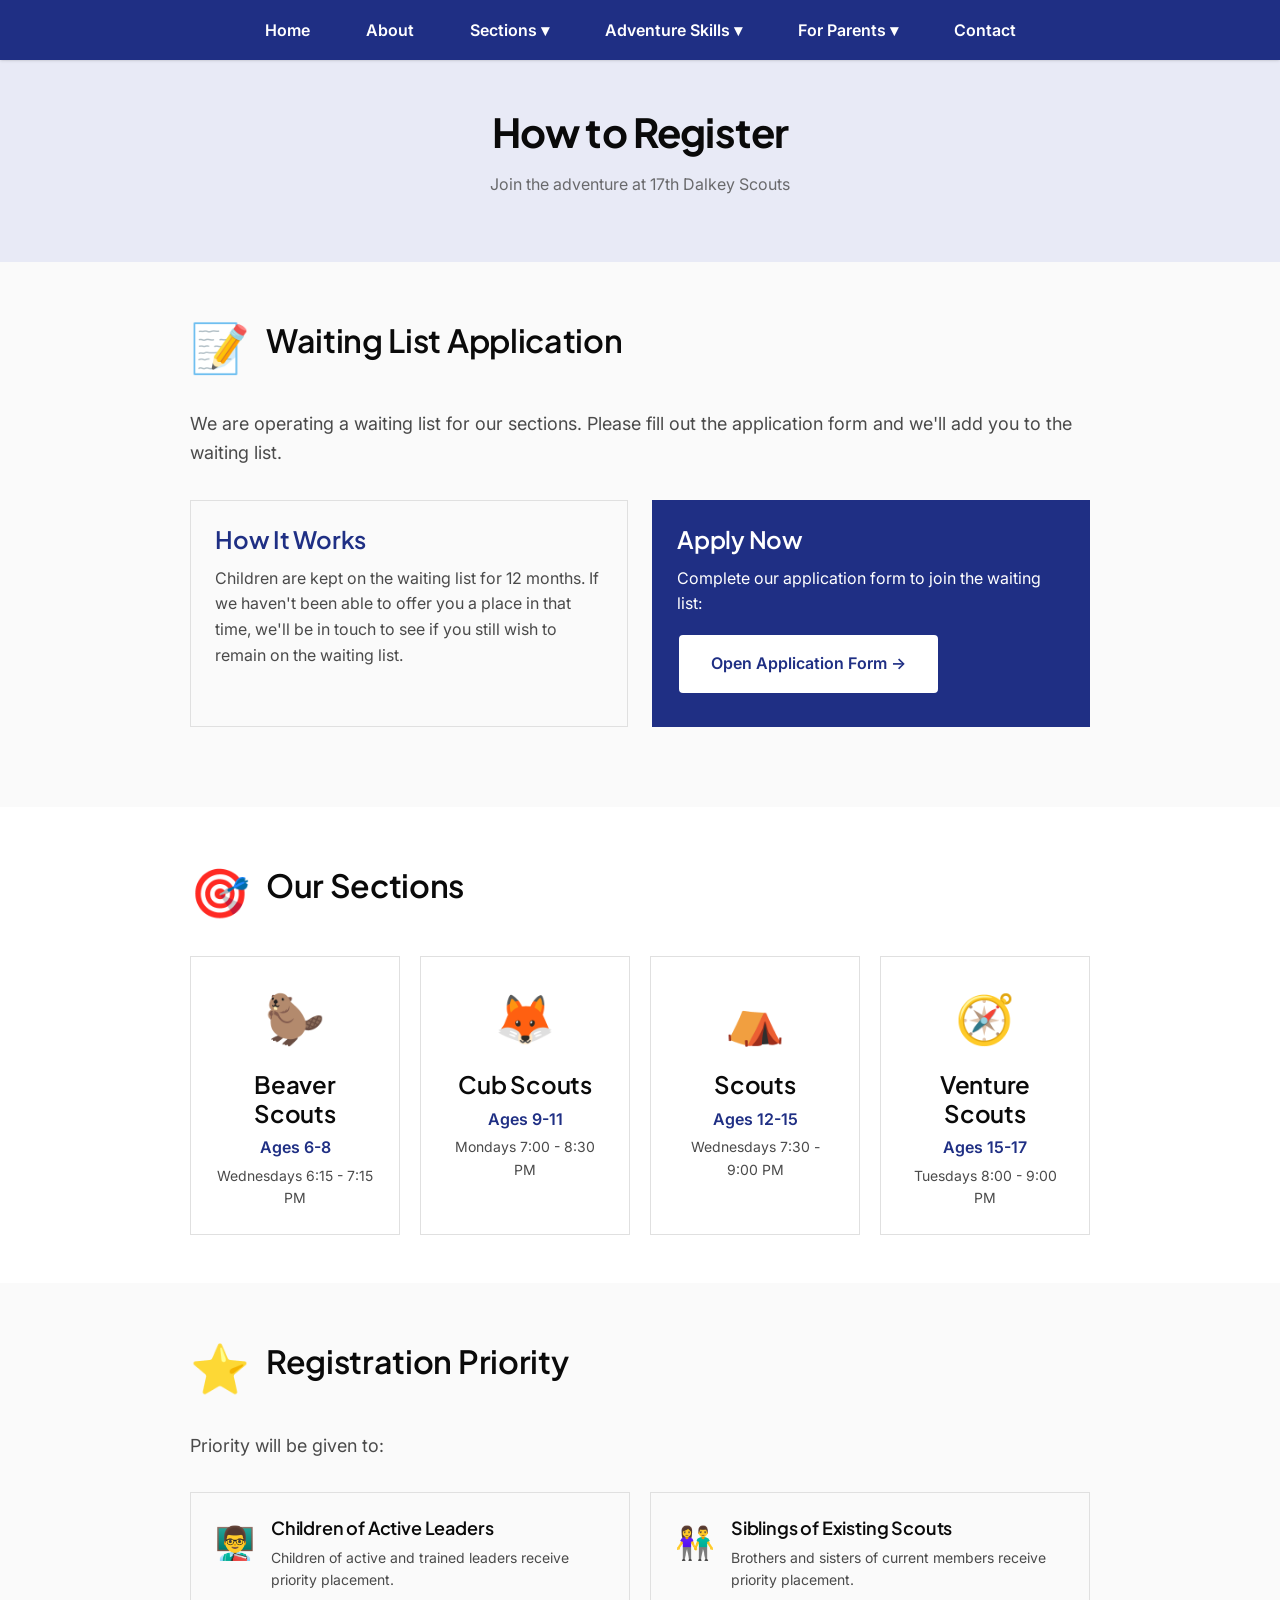
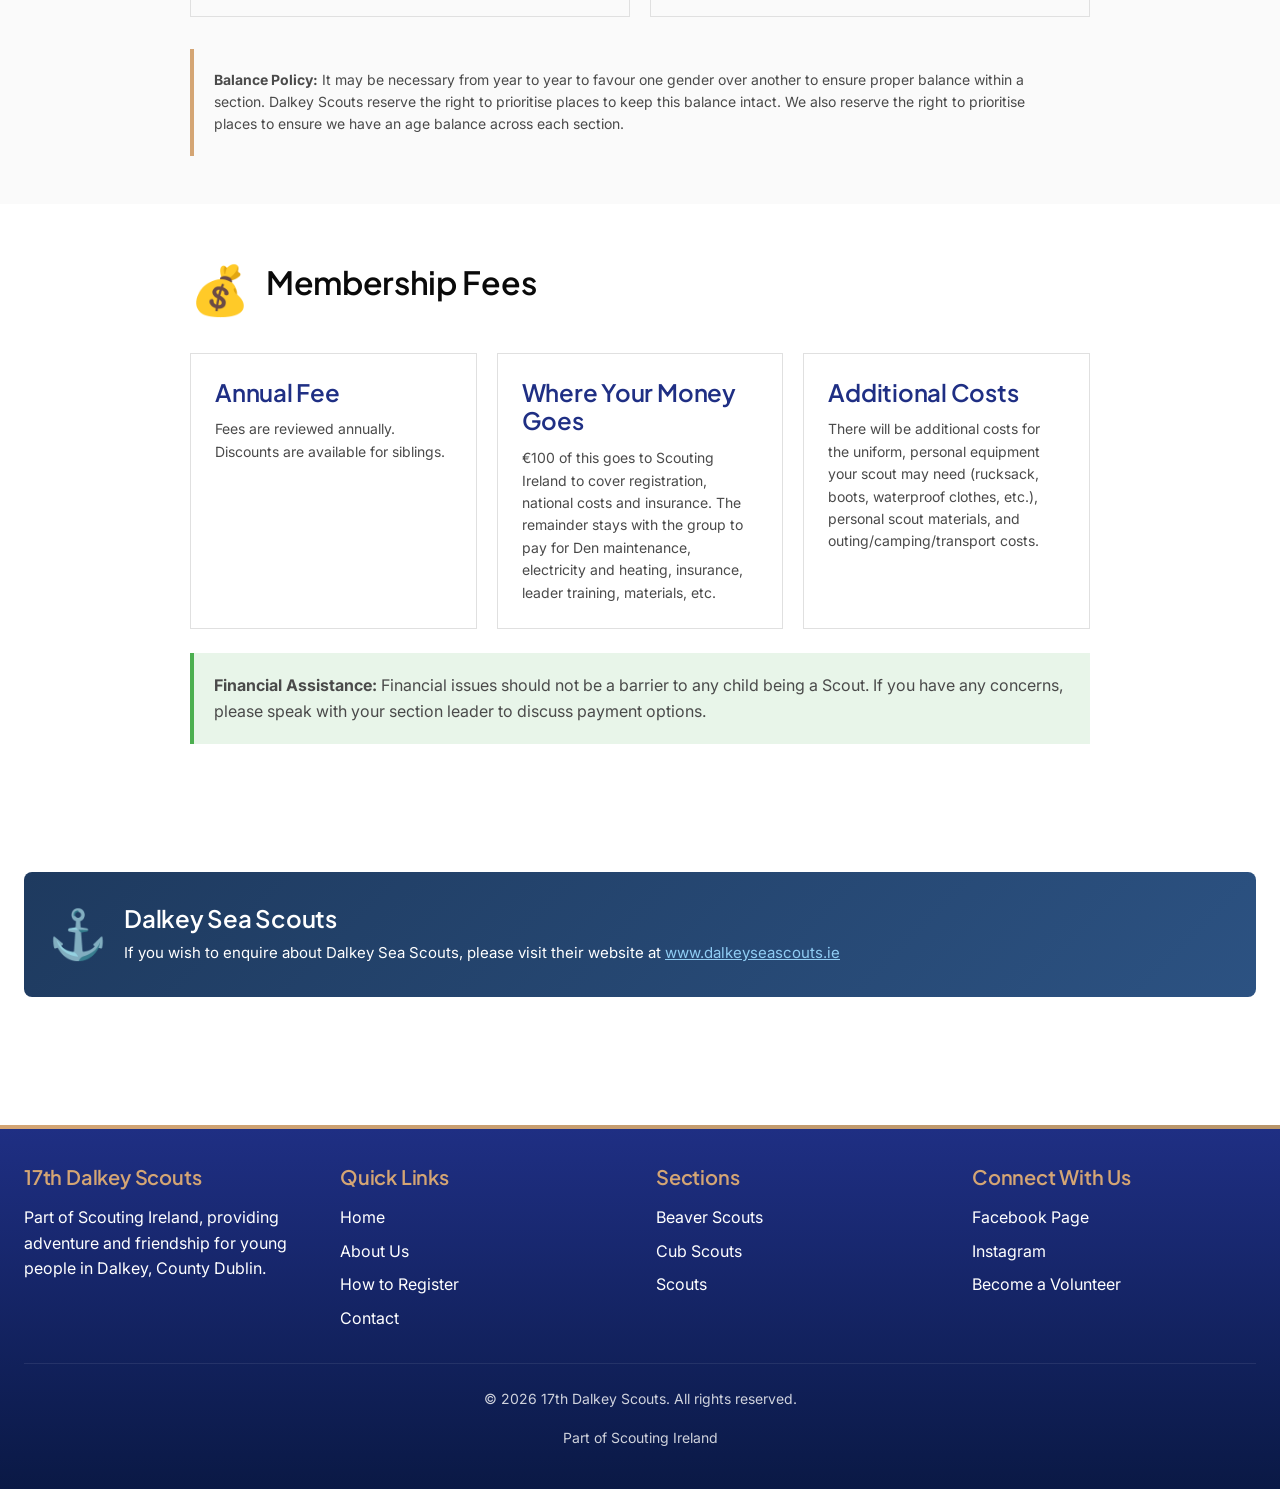
<file: registering.html>
<!DOCTYPE html>
<html lang="en">
<head>
  <meta charset="UTF-8">
  <meta name="viewport" content="width=device-width, initial-scale=1.0">
  <meta name="description" content="How to register your child with 17th Dalkey Scouts - Step by step guide to joining our Beaver, Cub, Scout and Venture sections in Dalkey.">
  <meta name="keywords" content="register scouts, join scouts Dalkey, child registration 17th Dalkey">
  <title>How to Register - 17th Dalkey Scouts</title>

  <!-- Favicon -->
  <link rel="icon" type="image/x-icon" href="images/favicon.ico">

  <!-- Fonts - Stripe-Level Typography -->
  <link rel="preconnect" href="https://fonts.googleapis.com">
  <link rel="preconnect" href="https://fonts.gstatic.com" crossorigin>
  <link href="https://fonts.googleapis.com/css2?family=Inter:wght@300;400;500;600;700&family=Plus+Jakarta+Sans:wght@400;500;600;700&display=swap" rel="stylesheet">

  <!-- CSS -->
  <link rel="stylesheet" href="css/main.css">
  <link rel="stylesheet" href="css/responsive.css">
</head>
<body>
  <!-- Header & Navigation -->
  <div id="header-placeholder"></div>

  <main role="main">
    <!-- Page Header -->
    <section class="section section--highlight">
      <div class="container text-center">
        <h1>How to Register</h1>
        <p class="text-muted">Join the adventure at 17th Dalkey Scouts</p>
      </div>
    </section>

    <!-- Capacity Notice 
    <section class="section">
      <div class="container">
        <div class="capacity-notice">
          <span class="capacity-icon">⚠️</span>
          <div class="capacity-content">
            <h2>Registration & Membership Policy</h2>
            <p class="capacity-update"><strong>Update May 2026:</strong> Our Beaver and Cub sections are currently at capacity and we are unlikely to be able to take more children from the waiting list in September 2025. For Beavers we may not be able to take your child on even if you volunteer as a leader.</p>
          </div>
        </div>
      </div>
    </section>

  -->
    <!-- Waiting List -->
    <section class="section section--alt">
      <div class="container">
        <div class="registration-section">
          <div class="reg-header">
            <span class="reg-icon">📝</span>
            <h2>Waiting List Application</h2>
          </div>
          <p class="reg-intro">We are operating a waiting list for our sections. Please fill out the application form and we'll add you to the waiting list.</p>

          <div class="waiting-list-info">
            <div class="info-card">
              <h3>How It Works</h3>
              <p>Children are kept on the waiting list for 12 months. If we haven't been able to offer you a place in that time, we'll be in touch to see if you still wish to remain on the waiting list.</p>
            </div>

            <div class="info-card info-card--highlight">
              <h3>Apply Now</h3>
              <p>Complete our application form to join the waiting list:</p>
              <a href="https://forms.gle/1Rh6vVWMCbqUSugbA" target="_blank" rel="noopener noreferrer" class="btn btn--primary">
                Open Application Form →
              </a>
            </div>
          </div>
        </div>
      </div>
    </section>

    <!-- Section Information -->
    <section class="section">
      <div class="container">
        <div class="registration-section">
          <div class="reg-header">
            <span class="reg-icon">🎯</span>
            <h2>Our Sections</h2>
          </div>

          <div class="sections-grid">
            <div class="section-card">
              <span class="section-emoji">🦫</span>
              <h3>Beaver Scouts</h3>
              <p class="section-age">Ages 6-8</p>
              <p class="section-time">Wednesdays 6:15 - 7:15 PM</p>
            </div>

            <div class="section-card">
              <span class="section-emoji">🦊</span>
              <h3>Cub Scouts</h3>
              <p class="section-age">Ages 9-11</p>
              <p class="section-time">Mondays 7:00 - 8:30 PM</p>
            </div>

            <div class="section-card">
              <span class="section-emoji">⛺</span>
              <h3>Scouts</h3>
              <p class="section-age">Ages 12-15</p>
              <p class="section-time">Wednesdays 7:30 - 9:00 PM</p>
            </div>

            <div class="section-card">
              <span class="section-emoji">🧭</span>
              <h3>Venture Scouts</h3>
              <p class="section-age">Ages 15-17</p>
              <p class="section-time">Tuesdays 8:00 - 9:00 PM</p>
            </div>
          </div>
        </div>
      </div>
    </section>

    <!-- Priority Policy -->
    <section class="section section--alt">
      <div class="container">
        <div class="registration-section">
          <div class="reg-header">
            <span class="reg-icon">⭐</span>
            <h2>Registration Priority</h2>
          </div>
          <p class="reg-intro">Priority will be given to:</p>

          <div class="priority-list">
            <div class="priority-item">
              <span class="priority-icon">👨‍🏫</span>
              <div>
                <h3>Children of Active Leaders</h3>
                <p>Children of active and trained leaders receive priority placement.</p>
              </div>
            </div>

            <div class="priority-item">
              <span class="priority-icon">👫</span>
              <div>
                <h3>Siblings of Existing Scouts</h3>
                <p>Brothers and sisters of current members receive priority placement.</p>
              </div>
            </div>
          </div>

          <div class="policy-notice">
            <strong>Balance Policy:</strong> It may be necessary from year to year to favour one gender over another to ensure proper balance within a section. Dalkey Scouts reserve the right to prioritise places to keep this balance intact. We also reserve the right to prioritise places to ensure we have an age balance across each section.
          </div>
        </div>
      </div>
    </section>

    <!-- Fees -->
    <section class="section">
      <div class="container">
        <div class="registration-section">
          <div class="reg-header">
            <span class="reg-icon">💰</span>
            <h2>Membership Fees</h2>
          </div>

          <div class="fees-grid">
            <div class="fee-card">
              <h3>Annual Fee</h3>
              <p>Fees are reviewed annually. Discounts are available for siblings.</p>
            </div>

            <div class="fee-card">
              <h3>Where Your Money Goes</h3>
              <p>€100 of this goes to Scouting Ireland to cover registration, national costs and insurance. The remainder stays with the group to pay for Den maintenance, electricity and heating, insurance, leader training, materials, etc.</p>
            </div>

            <div class="fee-card">
              <h3>Additional Costs</h3>
              <p>There will be additional costs for the uniform, personal equipment your scout may need (rucksack, boots, waterproof clothes, etc.), personal scout materials, and outing/camping/transport costs.</p>
            </div>
          </div>

          <div class="financial-notice">
            <strong>Financial Assistance:</strong> Financial issues should not be a barrier to any child being a Scout. If you have any concerns, please speak with your section leader to discuss payment options.
          </div>
        </div>
      </div>
    </section>

    <!-- Leaders 
    <section class="section section--alt">
      <div class="container">
        <div class="registration-section">
          <div class="reg-header">
            <span class="reg-icon">🤝</span>
            <h2>Become a Leader</h2>
          </div>
          <p class="reg-intro">If you would like to ensure a place for your child and you have an interest in the outdoors then get in touch with us about volunteering as a leader!</p>

          <div class="leaders-card">
            <div class="leaders-content">
              <h3>Why Volunteer?</h3>
              <ul class="styled-list">
                <li>Ensure a place for your child in the group</li>
                <li>Share your love of the outdoors</li>
                <li>Help young people develop skills for life</li>
                <li>Join a supportive community of volunteers</li>
                <li>Access training and personal development</li>
              </ul>
            </div>
            <div class="leaders-action">
              <a href="volunteering.html" class="btn btn--primary">Learn About Volunteering</a>
            </div>
          </div>
          <div class="policy-notice">
            <strong>Privacy:</strong> Here's our <a href="#" onclick="window.open('https://www.scouts.ie/privacy-policy', '_blank'); return false;">privacy policy for applications</a>.
          </div>
        </div>
      </div>
    </section>
  -->
    <!-- Sea Scouts Notice -->
    <section class="section">
      <div class="container">
        <div class="sea-scouts-notice">
          <span class="sea-icon">⚓</span>
          <div class="sea-content">
            <h3>Dalkey Sea Scouts</h3>
            <p>If you wish to enquire about Dalkey Sea Scouts, please visit their website at <a href="https://www.dalkeyseascouts.ie" target="_blank" rel="noopener noreferrer">www.dalkeyseascouts.ie</a></p>
          </div>
        </div>
      </div>
    </section>

  </main>

  <!-- Footer -->
  <div id="footer-placeholder"></div>

  <!-- JavaScript -->
  <script src="js/header-footer.js"></script>
  <script src="js/main.js"></script>

  <style>
    /* Capacity Notice */
    .capacity-notice {
      display: flex;
      align-items: flex-start;
      gap: 20px;
      background: #fff3cd;
      border: 2px solid #ffc107;
      border-radius: var(--border-radius-lg);
      padding: 24px;
      margin: 32px 0;
    }

    .capacity-icon {
      font-size: 48px;
      flex-shrink: 0;
    }

    .capacity-content h2 {
      margin-top: 0;
      margin-bottom: 16px;
    }

    .capacity-update {
      font-size: 16px;
      line-height: 1.6;
      margin: 0;
    }

    /* Registration Section */
    .registration-section {
      max-width: 900px;
      margin: 0 auto;
    }

    .reg-header {
      display: flex;
      align-items: center;
      gap: 16px;
      margin-bottom: 24px;
    }

    .reg-icon {
      font-size: 48px;
    }

    .reg-intro {
      font-size: 18px;
      color: var(--color-text-muted);
      margin-bottom: 32px;
    }

    /* Waiting List Info */
    .waiting-list-info {
      display: grid;
      grid-template-columns: repeat(auto-fit, minmax(280px, 1fr));
      gap: 24px;
      margin-bottom: 32px;
    }

    .info-card {
      background: var(--color-bg);
      padding: 24px;
      border-radius: var(--border-radius-md);
      border: 1px solid var(--color-border);
    }

    .info-card h3 {
      margin-bottom: 12px;
      color: var(--color-primary);
    }

    .info-card--highlight {
      background: var(--color-primary);
      color: white;
      border-color: var(--color-primary);
    }

    .info-card--highlight h3 {
      color: white;
    }

    .info-card--highlight .btn {
      background: white;
      color: var(--color-primary);
    }

    /* Sections Grid */
    .sections-grid {
      display: grid;
      grid-template-columns: repeat(auto-fit, minmax(200px, 1fr));
      gap: 20px;
    }

    .section-card {
      background: var(--color-bg-alt);
      padding: 24px;
      border-radius: var(--border-radius-md);
      text-align: center;
      border: 1px solid var(--color-border);
    }

    .section-emoji {
      font-size: 48px;
      display: block;
      margin-bottom: 12px;
    }

    .section-card h3 {
      margin: 8px 0;
    }

    .section-age {
      color: var(--color-primary);
      font-weight: 600;
      margin: 4px 0;
    }

    .section-time {
      font-size: 14px;
      color: var(--color-text-muted);
      margin: 4px 0 0 0;
    }

    /* Priority List */
    .priority-list {
      display: grid;
      grid-template-columns: repeat(auto-fit, minmax(300px, 1fr));
      gap: 20px;
      margin-bottom: 32px;
    }

    .priority-item {
      display: flex;
      align-items: flex-start;
      gap: 16px;
      background: var(--color-bg);
      padding: 24px;
      border-radius: var(--border-radius-md);
      border: 1px solid var(--color-border);
    }

    .priority-icon {
      font-size: 32px;
      flex-shrink: 0;
    }

    .priority-item h3 {
      margin: 0 0 8px 0;
      font-size: 18px;
    }

    .priority-item p {
      margin: 0;
      color: var(--color-text-muted);
      font-size: 14px;
    }

    /* Fees Grid */
    .fees-grid {
      display: grid;
      grid-template-columns: repeat(auto-fit, minmax(250px, 1fr));
      gap: 20px;
      margin-bottom: 24px;
    }

    .fee-card {
      background: var(--color-bg-alt);
      padding: 24px;
      border-radius: var(--border-radius-md);
      border: 1px solid var(--color-border);
    }

    .fee-card h3 {
      margin-bottom: 12px;
      color: var(--color-primary);
    }

    .fee-card p {
      font-size: 14px;
      line-height: 1.6;
      margin: 0;
    }

    /* Financial Notice */
    .financial-notice {
      background: #e8f5e9;
      padding: 20px;
      border-radius: var(--border-radius-md);
      border-left: 4px solid #4caf50;
    }

    /* Leaders Card */
    .leaders-card {
      background: var(--color-bg-alt);
      padding: 32px;
      border-radius: var(--border-radius-lg);
      border: 1px solid var(--color-border);
      display: grid;
      grid-template-columns: 1fr auto;
      gap: 32px;
      align-items: center;
      margin-bottom: 24px;
    }

    .leaders-content h3 {
      margin-bottom: 16px;
    }

    /* Styled List */
    .styled-list {
      list-style: none;
      padding: 0;
      margin: 0;
    }

    .styled-list li {
      padding: 8px 0;
      padding-left: 28px;
      position: relative;
    }

    .styled-list li::before {
      content: "✓";
      position: absolute;
      left: 0;
      color: var(--color-primary);
      font-weight: bold;
      font-size: 18px;
    }

    /* Policy Notice */
    .policy-notice {
      background: var(--color-bg-alt);
      padding: 20px;
      border-radius: var(--border-radius-md);
      border-left: 4px solid var(--color-accent);
      font-size: 14px;
    }

    /* Sea Scouts Notice */
    .sea-scouts-notice {
      display: flex;
      align-items: center;
      gap: 16px;
      background: linear-gradient(135deg, #1e3a5f 0%, #2c5282 100%);
      color: white;
      padding: 24px;
      border-radius: var(--border-radius-lg);
      margin: 32px 0;
    }

    .sea-icon {
      font-size: 48px;
    }

    .sea-content h3 {
      margin: 0 0 8px 0;
      color: white;
    }

    .sea-content p {
      margin: 0;
      font-size: 15px;
    }

    .sea-content a {
      color: #90cdf4;
      text-decoration: underline;
    }

    .sea-content a:hover {
      color: white;
    }

    /* Responsive */
    @media (max-width: 768px) {
      .capacity-notice {
        flex-direction: column;
      }

      .reg-header {
        flex-direction: column;
        text-align: center;
      }

      .waiting-list-info {
        grid-template-columns: 1fr;
      }

      .sections-grid {
        grid-template-columns: 1fr;
      }

      .priority-list {
        grid-template-columns: 1fr;
      }

      .fees-grid {
        grid-template-columns: 1fr;
      }

      .leaders-card {
        grid-template-columns: 1fr;
        text-align: center;
      }

      .leaders-action {
        display: flex;
        justify-content: center;
      }

      .sea-scouts-notice {
        flex-direction: column;
        text-align: center;
      }
    }
  </style>
</body>
</html>
</file>
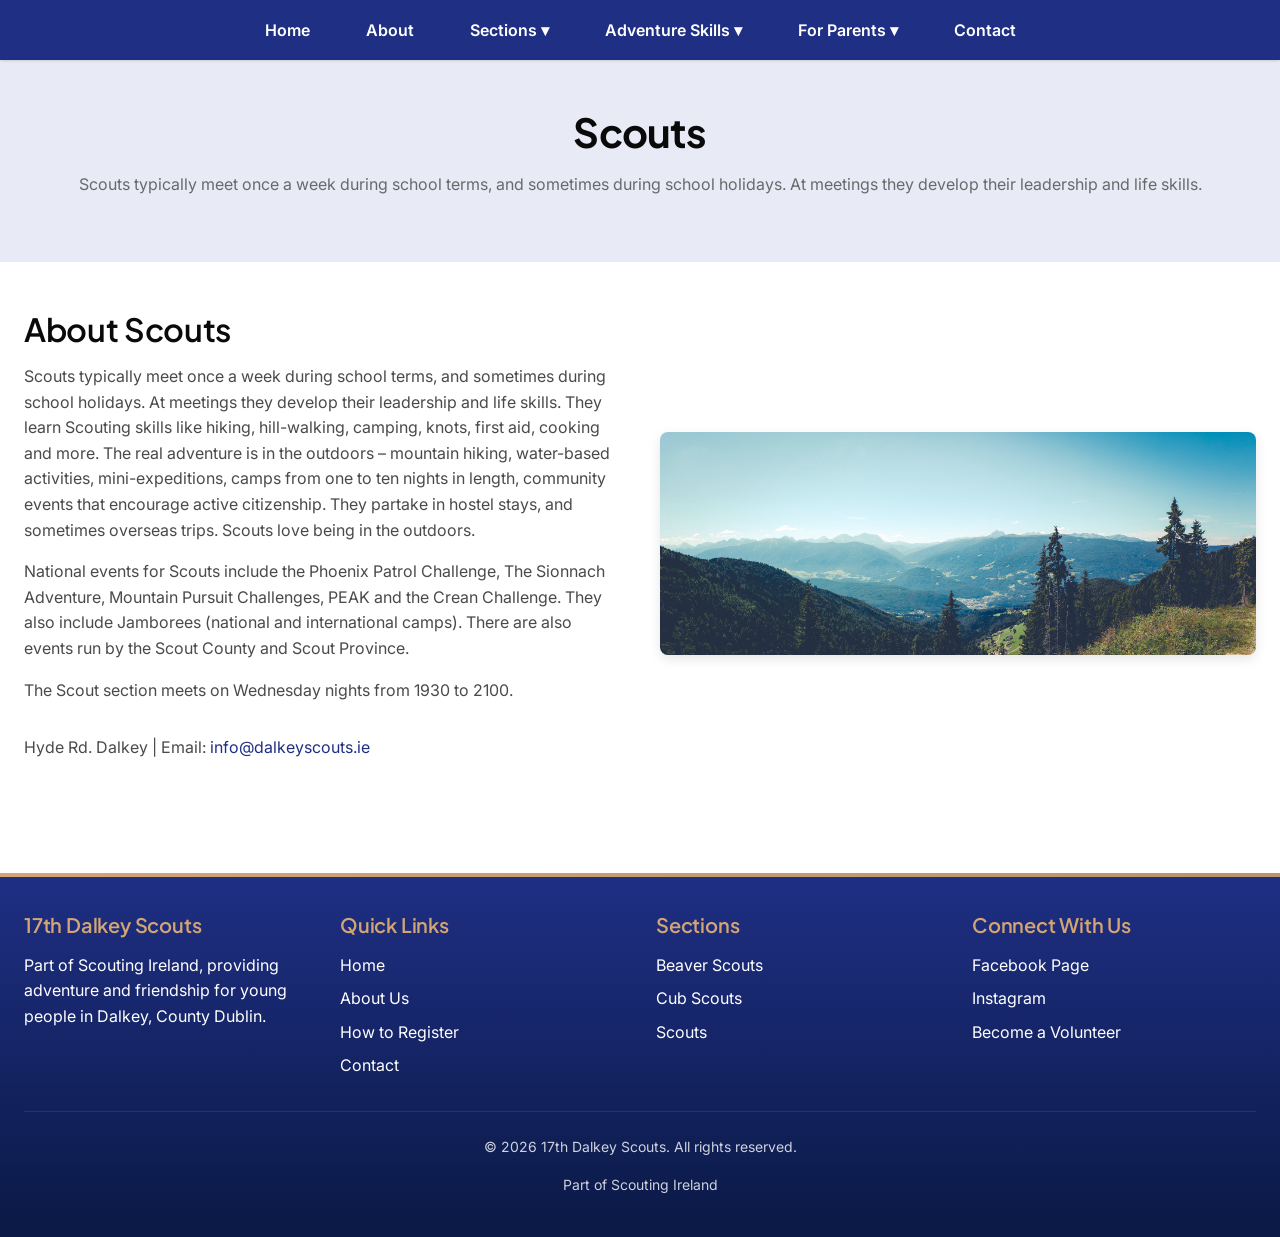
<file: scouts.html>
<!DOCTYPE html>
<html lang="en">
<head>
  <meta charset="UTF-8">
  <meta name="viewport" content="width=device-width, initial-scale=1.0">
  <meta name="description" content="Scouts at 17th Dalkey - For boys and girls aged 12 to 15. Join the adventure!">
  <meta name="keywords" content="Scouts, Dalkey Scouts, youth scouting, teens activities Dalkey">
  <title>Scouts - 17th Dalkey Scouts</title>

  <!-- Favicon -->
  <link rel="icon" type="image/x-icon" href="images/favicon.ico">

  <!-- Fonts - Stripe-Level Typography -->
  <link rel="preconnect" href="https://fonts.googleapis.com">
  <link rel="preconnect" href="https://fonts.gstatic.com" crossorigin>
  <link href="https://fonts.googleapis.com/css2?family=Inter:wght@300;400;500;600;700&family=Plus+Jakarta+Sans:wght@400;500;600;700&display=swap" rel="stylesheet">

  <!-- CSS -->
  <link rel="stylesheet" href="css/main.css">
  <link rel="stylesheet" href="css/responsive.css">
</head>
<body>
  <!-- Header & Navigation -->
  <div id="header-placeholder"></div>

  <main role="main">
    <!-- Page Header -->
    <section class="section section--highlight">
      <div class="container text-center">
        <h1>Scouts</h1>
        <p class="text-muted">Scouts typically meet once a week during school terms, and sometimes during school holidays. At meetings they develop their leadership and life skills.</p>
      </div>
    </section>

    <!-- About Scouts -->
    <section class="section">
      <div class="container">
        <div class="scout-layout">
          <div class="scout-content">
            <h2>About Scouts</h2>
            <p>Scouts typically meet once a week during school terms, and sometimes during school holidays. At meetings they
            develop their leadership and life skills. They learn Scouting skills like hiking, hill-walking, camping, knots,
            first aid, cooking and more. The real adventure is in the outdoors – mountain hiking, water-based activities,
            mini-expeditions, camps from one to ten nights in length, community events that encourage active citizenship.
            They partake in hostel stays, and sometimes overseas trips. Scouts love being in the outdoors.</p>

            <p>National events for Scouts include the Phoenix Patrol Challenge, The Sionnach Adventure, Mountain Pursuit
            Challenges, PEAK and the Crean Challenge. They also include Jamborees (national and international camps).
            There are also events run by the Scout County and Scout Province.</p>

            <p>The Scout section meets on Wednesday nights from 1930 to 2100.</p>

            <p class="mt-lg">Hyde Rd. Dalkey | Email: <a href="mailto:info@dalkeyscouts.ie">info@dalkeyscouts.ie</a></p>
          </div>
          <div class="scout-image">
            <img src="images/scouts.jpg" alt="Scouts activities">
          </div>
        </div>
      </div>
      <style>
        .scout-layout {
          display: grid;
          grid-template-columns: 1fr 1fr;
          gap: 40px;
          align-items: center;
        }
        .scout-image img {
          width: 100%;
          height: auto;
          border-radius: var(--border-radius-lg);
          box-shadow: 0 4px 12px rgba(0,0,0,0.1);
        }
        @media (max-width: 768px) {
          .scout-layout {
            grid-template-columns: 1fr;
            gap: 24px;
          }
          .scout-image {
            order: -1;
          }
        }
      </style>
    </section>

  </main>

  <!-- Footer -->
  <div id="footer-placeholder"></div>

  <!-- JavaScript -->
  <script src="js/header-footer.js"></script>
  <script src="js/main.js"></script>
</body>
</html>
</file>
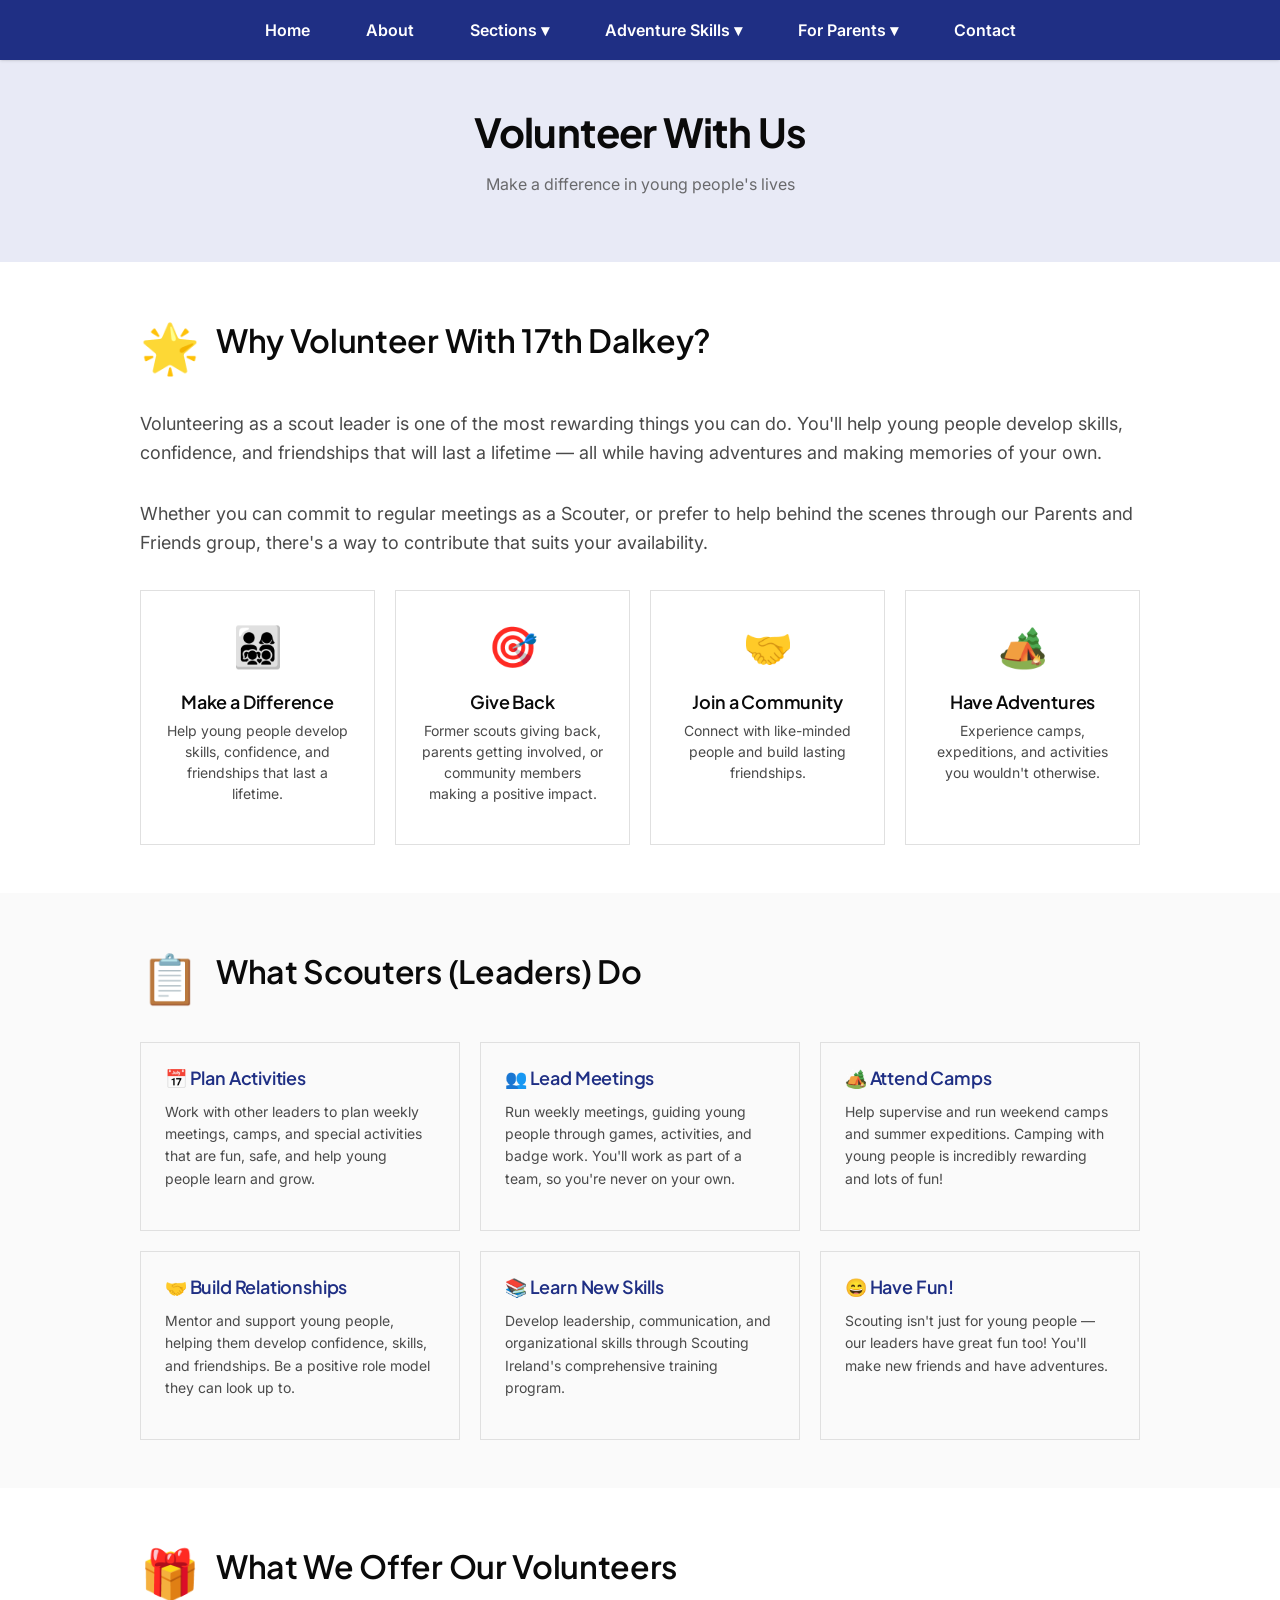
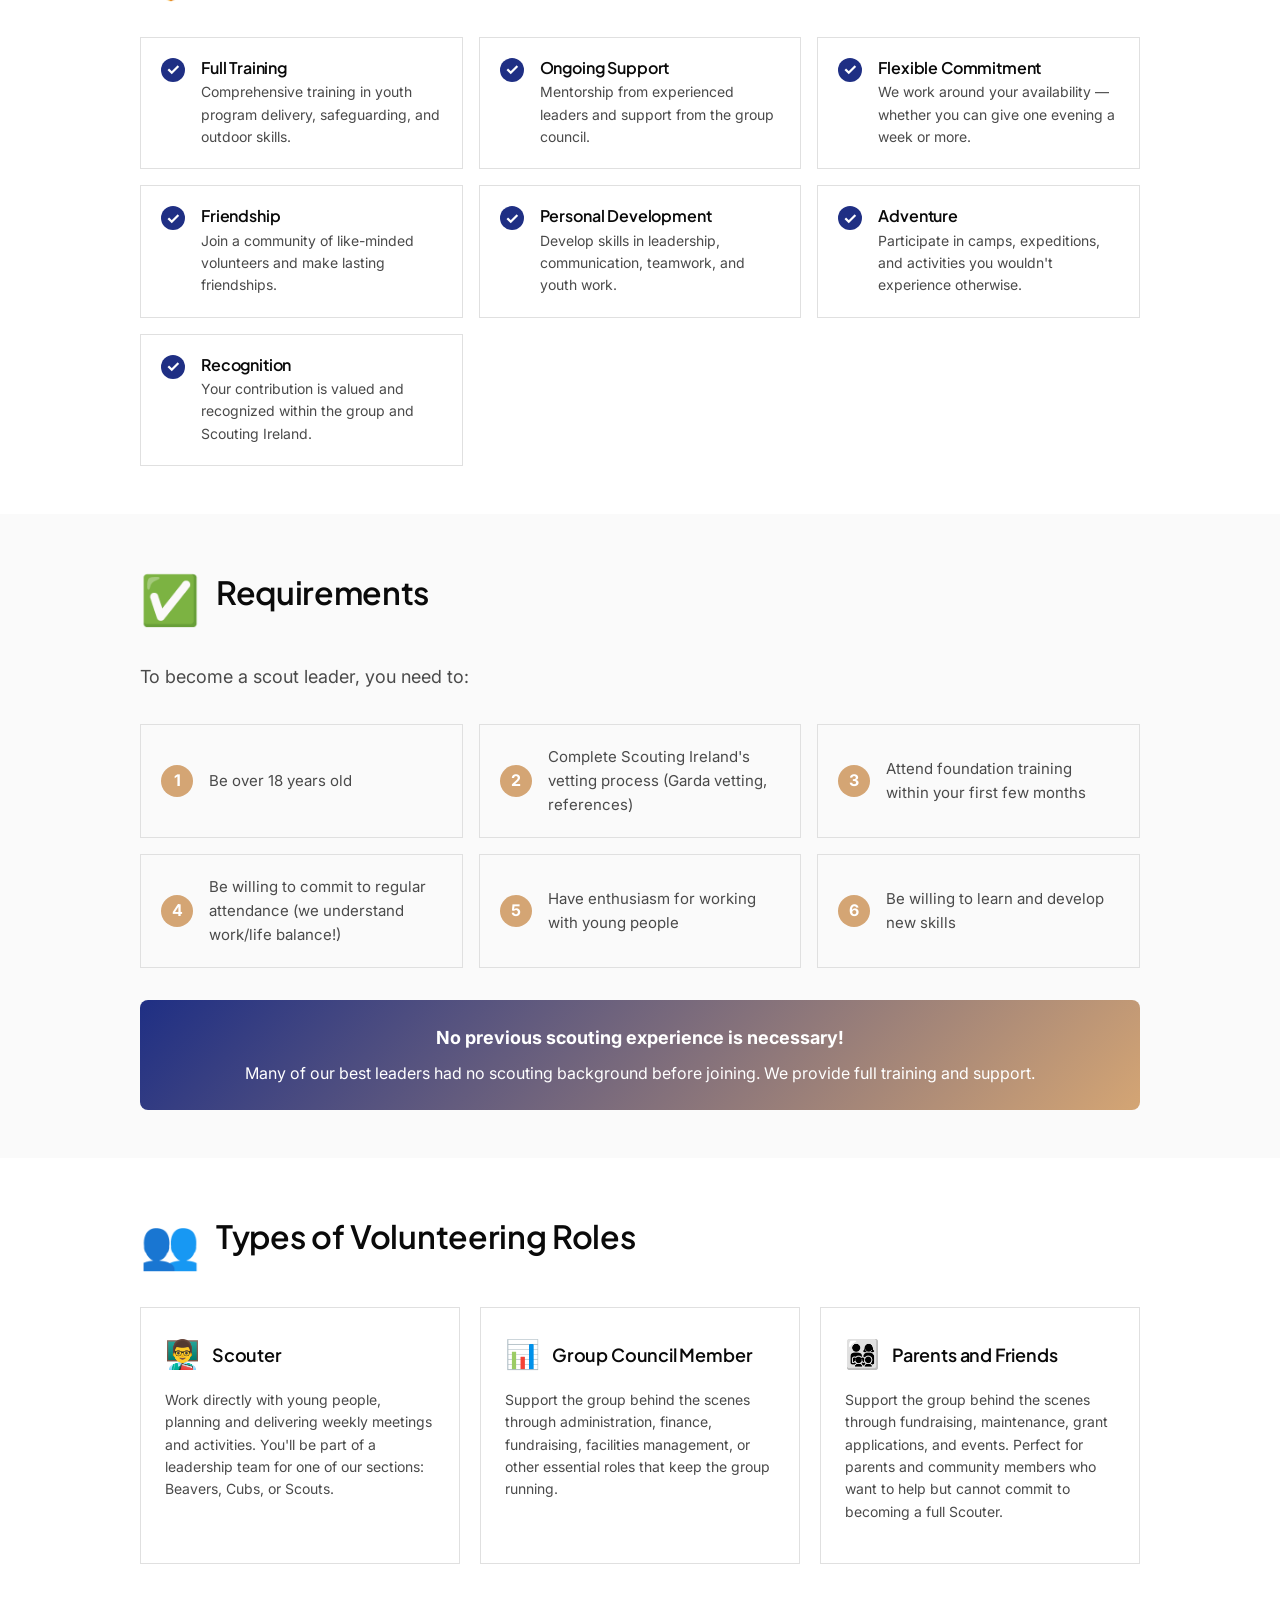
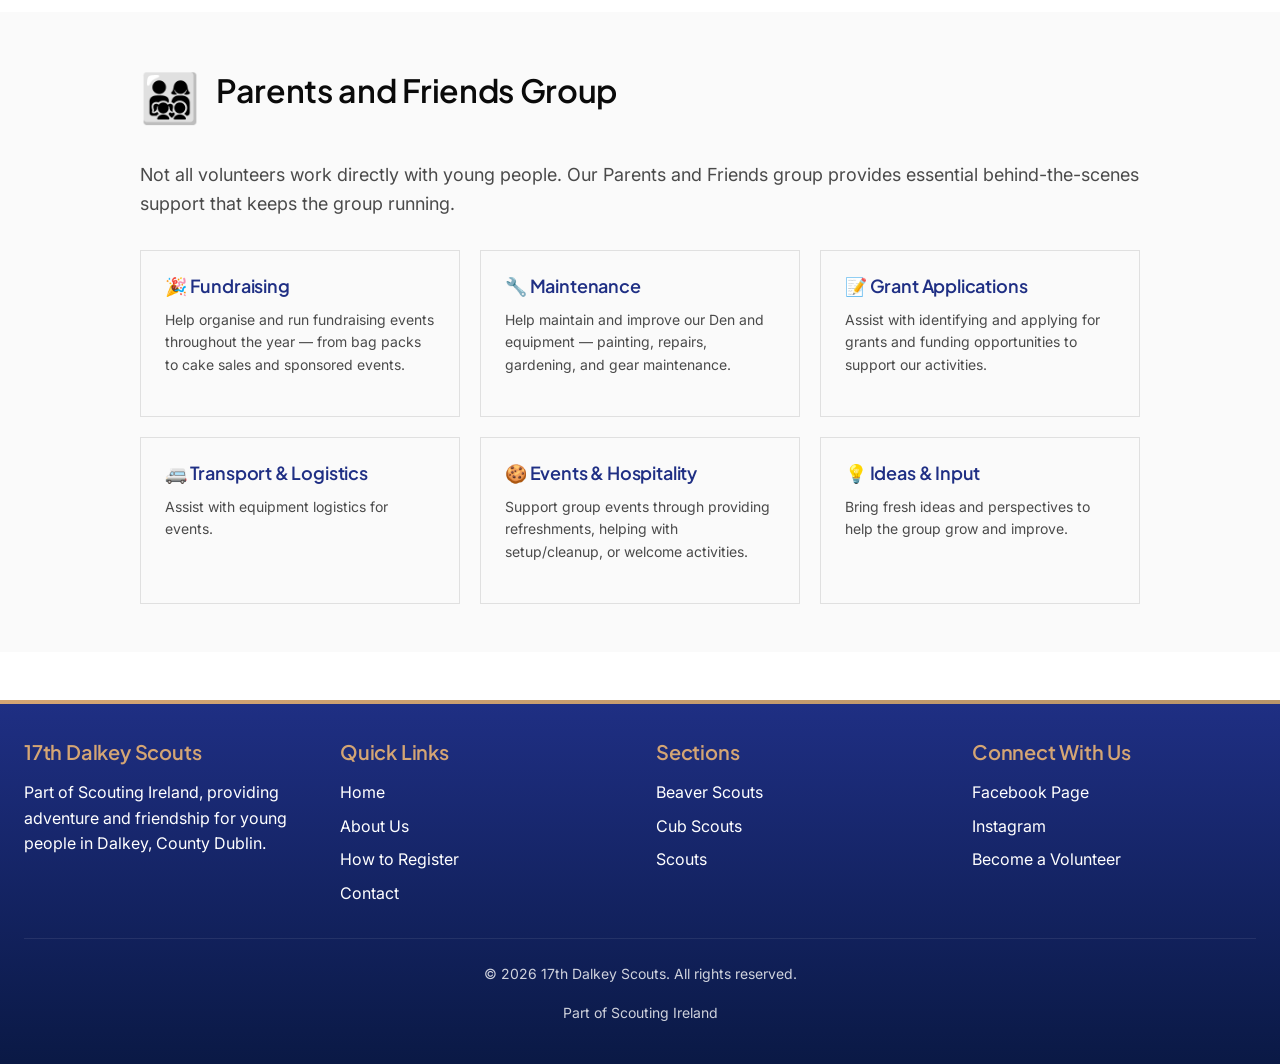
<file: volunteering.html>
<!DOCTYPE html>
<html lang="en">
<head>
  <meta charset="UTF-8">
  <meta name="viewport" content="width=device-width, initial-scale=1.0">
  <meta name="description" content="Volunteer with 17th Dalkey Scouts - Become a leader and help young people in Dalkey develop skills for life through adventure.">
  <meta name="keywords" content="scout leader, volunteer Dalkey, become a scout leader, youth volunteering">
  <title>Volunteering - 17th Dalkey Scouts</title>

  <!-- Favicon -->
  <link rel="icon" type="image/x-icon" href="images/favicon.ico">

  <!-- Fonts - Stripe-Level Typography -->
  <link rel="preconnect" href="https://fonts.googleapis.com">
  <link rel="preconnect" href="https://fonts.gstatic.com" crossorigin>
  <link href="https://fonts.googleapis.com/css2?family=Inter:wght@300;400;500;600;700&family=Plus+Jakarta+Sans:wght@400;500;600;700&display=swap" rel="stylesheet">

  <!-- CSS -->
  <link rel="stylesheet" href="css/main.css">
  <link rel="stylesheet" href="css/responsive.css">
</head>
<body>
  <!-- Header & Navigation -->
  <div id="header-placeholder"></div>

  <main role="main">
    <!-- Page Header -->
    <section class="section section--highlight">
      <div class="container text-center">
        <h1>Volunteer With Us</h1>
        <p class="text-muted">Make a difference in young people's lives</p>
      </div>
    </section>

    <!-- Why Volunteer -->
    <section class="section">
      <div class="container">
        <div class="volunteer-section">
          <div class="volunteer-header">
            <span class="volunteer-icon">🌟</span>
            <h2>Why Volunteer With 17th Dalkey?</h2>
          </div>
          <p class="volunteer-intro">Volunteering as a scout leader is one of the most rewarding things you can do. You'll help young people develop skills, confidence, and friendships that will last a lifetime — all while having adventures and making memories of your own.</p>

          <p class="volunteer-intro">Whether you can commit to regular meetings as a Scouter, or prefer to help behind the scenes through our Parents and Friends group, there's a way to contribute that suits your availability.</p>

          <div class="benefits-grid">
            <div class="benefit-card">
              <span class="benefit-icon">👨‍👩‍👧‍👦</span>
              <h3>Make a Difference</h3>
              <p>Help young people develop skills, confidence, and friendships that last a lifetime.</p>
            </div>

            <div class="benefit-card">
              <span class="benefit-icon">🎯</span>
              <h3>Give Back</h3>
              <p>Former scouts giving back, parents getting involved, or community members making a positive impact.</p>
            </div>

            <div class="benefit-card">
              <span class="benefit-icon">🤝</span>
              <h3>Join a Community</h3>
              <p>Connect with like-minded people and build lasting friendships.</p>
            </div>

            <div class="benefit-card">
              <span class="benefit-icon">🏕️</span>
              <h3>Have Adventures</h3>
              <p>Experience camps, expeditions, and activities you wouldn't otherwise.</p>
            </div>
          </div>
        </div>
      </div>
    </section>

    <!-- What You'll Do -->
    <section class="section section--alt">
      <div class="container">
        <div class="volunteer-section">
          <div class="volunteer-header">
            <span class="volunteer-icon">📋</span>
            <h2>What Scouters (Leaders) Do</h2>
          </div>

          <div class="activities-grid">
            <div class="activity-card">
              <h3>📅 Plan Activities</h3>
              <p>Work with other leaders to plan weekly meetings, camps, and special activities that are fun, safe, and help young people learn and grow.</p>
            </div>

            <div class="activity-card">
              <h3>👥 Lead Meetings</h3>
              <p>Run weekly meetings, guiding young people through games, activities, and badge work. You'll work as part of a team, so you're never on your own.</p>
            </div>

            <div class="activity-card">
              <h3>🏕️ Attend Camps</h3>
              <p>Help supervise and run weekend camps and summer expeditions. Camping with young people is incredibly rewarding and lots of fun!</p>
            </div>

            <div class="activity-card">
              <h3>🤝 Build Relationships</h3>
              <p>Mentor and support young people, helping them develop confidence, skills, and friendships. Be a positive role model they can look up to.</p>
            </div>

            <div class="activity-card">
              <h3>📚 Learn New Skills</h3>
              <p>Develop leadership, communication, and organizational skills through Scouting Ireland's comprehensive training program.</p>
            </div>

            <div class="activity-card">
              <h3>😄 Have Fun!</h3>
              <p>Scouting isn't just for young people — our leaders have great fun too! You'll make new friends and have adventures.</p>
            </div>
          </div>
        </div>
      </div>
    </section>

    <!-- What We Offer -->
    <section class="section">
      <div class="container">
        <div class="volunteer-section">
          <div class="volunteer-header">
            <span class="volunteer-icon">🎁</span>
            <h2>What We Offer Our Volunteers</h2>
          </div>

          <div class="offers-grid">
            <div class="offer-item">
              <span class="offer-icon">✓</span>
              <div>
                <h3>Full Training</h3>
                <p>Comprehensive training in youth program delivery, safeguarding, and outdoor skills.</p>
              </div>
            </div>

            <div class="offer-item">
              <span class="offer-icon">✓</span>
              <div>
                <h3>Ongoing Support</h3>
                <p>Mentorship from experienced leaders and support from the group council.</p>
              </div>
            </div>

            <div class="offer-item">
              <span class="offer-icon">✓</span>
              <div>
                <h3>Flexible Commitment</h3>
                <p>We work around your availability — whether you can give one evening a week or more.</p>
              </div>
            </div>

            <div class="offer-item">
              <span class="offer-icon">✓</span>
              <div>
                <h3>Friendship</h3>
                <p>Join a community of like-minded volunteers and make lasting friendships.</p>
              </div>
            </div>

            <div class="offer-item">
              <span class="offer-icon">✓</span>
              <div>
                <h3>Personal Development</h3>
                <p>Develop skills in leadership, communication, teamwork, and youth work.</p>
              </div>
            </div>

            <div class="offer-item">
              <span class="offer-icon">✓</span>
              <div>
                <h3>Adventure</h3>
                <p>Participate in camps, expeditions, and activities you wouldn't experience otherwise.</p>
              </div>
            </div>

            <div class="offer-item">
              <span class="offer-icon">✓</span>
              <div>
                <h3>Recognition</h3>
                <p>Your contribution is valued and recognized within the group and Scouting Ireland.</p>
              </div>
            </div>
          </div>
        </div>
      </div>
    </section>

    <!-- Requirements -->
    <section class="section section--alt">
      <div class="container">
        <div class="volunteer-section">
          <div class="volunteer-header">
            <span class="volunteer-icon">✅</span>
            <h2>Requirements</h2>
          </div>
          <p class="volunteer-intro">To become a scout leader, you need to:</p>

          <div class="requirements-list">
            <div class="requirement-item">
              <span class="req-number">1</span>
              <p>Be over 18 years old</p>
            </div>
            <div class="requirement-item">
              <span class="req-number">2</span>
              <p>Complete Scouting Ireland's vetting process (Garda vetting, references)</p>
            </div>
            <div class="requirement-item">
              <span class="req-number">3</span>
              <p>Attend foundation training within your first few months</p>
            </div>
            <div class="requirement-item">
              <span class="req-number">4</span>
              <p>Be willing to commit to regular attendance (we understand work/life balance!)</p>
            </div>
            <div class="requirement-item">
              <span class="req-number">5</span>
              <p>Have enthusiasm for working with young people</p>
            </div>
            <div class="requirement-item">
              <span class="req-number">6</span>
              <p>Be willing to learn and develop new skills</p>
            </div>
          </div>

          <div class="encouragement-box">
            <strong>No previous scouting experience is necessary!</strong> Many of our best leaders had no scouting background before joining. We provide full training and support.
          </div>
        </div>
      </div>
    </section>

    <!-- Types of Roles -->
    <section class="section">
      <div class="container">
        <div class="volunteer-section">
          <div class="volunteer-header">
            <span class="volunteer-icon">👥</span>
            <h2>Types of Volunteering Roles</h2>
          </div>

          <div class="roles-grid">
            <div class="role-card">
              <div class="role-header">
                <span class="role-icon">👨‍🏫</span>
                <h3>Scouter</h3>
              </div>
              <p>Work directly with young people, planning and delivering weekly meetings and activities. You'll be part of a leadership team for one of our sections: Beavers, Cubs, or Scouts.</p>
            </div>

            <div class="role-card">
              <div class="role-header">
                <span class="role-icon">📊</span>
                <h3>Group Council Member</h3>
              </div>
              <p>Support the group behind the scenes through administration, finance, fundraising, facilities management, or other essential roles that keep the group running.</p>
            </div>

            <div class="role-card">
              <div class="role-header">
                <span class="role-icon">👨‍👩‍👧‍👦</span>
                <h3>Parents and Friends</h3>
              </div>
              <p>Support the group behind the scenes through fundraising, maintenance, grant applications, and events. Perfect for parents and community members who want to help but cannot commit to becoming a full Scouter.</p>
            </div>


          </div>
        </div>
      </div>
    </section>

    <!-- Parents and Friends Group -->
    <section class="section section--alt">
      <div class="container">
        <div class="volunteer-section">
          <div class="volunteer-header">
            <span class="volunteer-icon">👨‍👩‍👧‍👦</span>
            <h2>Parents and Friends Group</h2>
          </div>
          <p class="volunteer-intro">Not all volunteers work directly with young people. Our Parents and Friends group provides essential behind-the-scenes support that keeps the group running.</p>

          <div class="activities-grid">
            <div class="activity-card">
              <h3>🎉 Fundraising</h3>
              <p>Help organise and run fundraising events throughout the year — from bag packs to cake sales and sponsored events.</p>
            </div>

            <div class="activity-card">
              <h3>🔧 Maintenance</h3>
              <p>Help maintain and improve our Den and equipment — painting, repairs, gardening, and gear maintenance.</p>
            </div>

            <div class="activity-card">
              <h3>📝 Grant Applications</h3>
              <p>Assist with identifying and applying for grants and funding opportunities to support our activities.</p>
            </div>

            <div class="activity-card">
              <h3>🚐 Transport & Logistics</h3>
              <p>Assist with equipment logistics for events.</p>
            </div>

            <div class="activity-card">
              <h3>🍪 Events & Hospitality</h3>
              <p>Support group events through providing refreshments, helping with setup/cleanup, or welcome activities.</p>
            </div>

            <div class="activity-card">
              <h3>💡 Ideas & Input</h3>
              <p>Bring fresh ideas and perspectives to help the group grow and improve.</p>
            </div>
          </div>
        </div>
      </div>
    </section>

    <!-- Priority Notice 
    <section class="section section--alt">
      <div class="container">
        <div class="priority-box">
          <span class="priority-icon">⭐</span>
          <div class="priority-content">
            <h3>Ensure Your Child's Place</h3>
            <p>Volunteering as a leader helps ensure your child has a place in our group. With our sections currently at capacity, becoming a leader is one of the best ways to guarantee your child can participate in scouting.</p>
          </div>
        </div>
      </div>
    </section>
  -->

  </main>

  <!-- Footer -->
  <div id="footer-placeholder"></div>

  <!-- JavaScript -->
  <script src="js/header-footer.js"></script>
  <script src="js/main.js"></script>

  <style>
    /* Volunteer Section */
    .volunteer-section {
      max-width: 1000px;
      margin: 0 auto;
    }

    .volunteer-header {
      display: flex;
      align-items: center;
      gap: 16px;
      margin-bottom: 24px;
    }

    .volunteer-icon {
      font-size: 48px;
    }

    .volunteer-intro {
      font-size: 18px;
      color: var(--color-text-muted);
      margin-bottom: 32px;
      line-height: 1.6;
    }

    /* Benefits Grid */
    .benefits-grid {
      display: grid;
      grid-template-columns: repeat(auto-fit, minmax(220px, 1fr));
      gap: 20px;
    }

    .benefit-card {
      background: var(--color-bg-alt);
      padding: 24px;
      border-radius: var(--border-radius-md);
      text-align: center;
      border: 1px solid var(--color-border);
      transition: all 0.2s ease;
    }

    .benefit-card:hover {
      transform: translateY(-2px);
      border-color: var(--color-primary);
    }

    .benefit-icon {
      font-size: 40px;
      display: block;
      margin-bottom: 12px;
    }

    .benefit-card h3 {
      font-size: 18px;
      margin: 8px 0;
    }

    .benefit-card p {
      font-size: 14px;
      color: var(--color-text-muted);
      line-height: 1.5;
    }

    /* Activities Grid */
    .activities-grid {
      display: grid;
      grid-template-columns: repeat(auto-fit, minmax(280px, 1fr));
      gap: 20px;
    }

    .activity-card {
      background: var(--color-bg);
      padding: 24px;
      border-radius: var(--border-radius-md);
      border: 1px solid var(--color-border);
    }

    .activity-card h3 {
      font-size: 18px;
      margin-bottom: 12px;
      color: var(--color-primary);
    }

    .activity-card p {
      font-size: 14px;
      color: var(--color-text-muted);
      line-height: 1.6;
    }

    /* Offers Grid */
    .offers-grid {
      display: grid;
      grid-template-columns: repeat(auto-fit, minmax(300px, 1fr));
      gap: 16px;
    }

    .offer-item {
      display: flex;
      align-items: flex-start;
      gap: 16px;
      padding: 20px;
      background: var(--color-bg-alt);
      border-radius: var(--border-radius-md);
      border: 1px solid var(--color-border);
    }

    .offer-icon {
      width: 24px;
      height: 24px;
      background: var(--color-primary);
      color: white;
      border-radius: 50%;
      display: flex;
      align-items: center;
      justify-content: center;
      font-weight: bold;
      flex-shrink: 0;
    }

    .offer-item h3 {
      font-size: 16px;
      margin: 0 0 4px 0;
    }

    .offer-item p {
      font-size: 14px;
      color: var(--color-text-muted);
      margin: 0;
    }

    /* Requirements List */
    .requirements-list {
      display: grid;
      grid-template-columns: repeat(auto-fit, minmax(280px, 1fr));
      gap: 16px;
      margin-bottom: 32px;
    }

    .requirement-item {
      display: flex;
      align-items: center;
      gap: 16px;
      padding: 20px;
      background: var(--color-bg);
      border-radius: var(--border-radius-md);
      border: 1px solid var(--color-border);
    }

    .req-number {
      width: 32px;
      height: 32px;
      background: var(--color-accent);
      color: white;
      border-radius: 50%;
      display: flex;
      align-items: center;
      justify-content: center;
      font-weight: bold;
      flex-shrink: 0;
    }

    .requirement-item p {
      margin: 0;
      font-size: 15px;
    }

    /* Encouragement Box */
    .encouragement-box {
      background: linear-gradient(135deg, var(--color-primary) 0%, var(--color-accent) 100%);
      color: white;
      padding: 24px;
      border-radius: var(--border-radius-lg);
      text-align: center;
    }

    .encouragement-box strong {
      display: block;
      font-size: 18px;
      margin-bottom: 8px;
    }

    /* Roles Grid */
    .roles-grid {
      display: grid;
      grid-template-columns: repeat(auto-fit, minmax(250px, 1fr));
      gap: 20px;
    }

    .role-card {
      background: var(--color-bg-alt);
      padding: 24px;
      border-radius: var(--border-radius-md);
      border: 1px solid var(--color-border);
    }

    .role-header {
      display: flex;
      align-items: center;
      gap: 12px;
      margin-bottom: 12px;
    }

    .role-icon {
      font-size: 28px;
    }

    .role-header h3 {
      margin: 0;
      font-size: 18px;
    }

    .role-card p {
      font-size: 14px;
      color: var(--color-text-muted);
      line-height: 1.6;
    }

    /* Priority Box */
    .priority-box {
      display: flex;
      align-items: center;
      gap: 20px;
      background: #fff9e6;
      border: 2px solid #ffc107;
      border-radius: var(--border-radius-lg);
      padding: 24px;
      margin: 32px 0;
    }

    .priority-icon {
      font-size: 48px;
    }

    .priority-content h3 {
      margin: 0 0 8px 0;
      font-size: 20px;
    }

    .priority-content p {
      margin: 0;
      font-size: 15px;
      line-height: 1.6;
    }

    /* Responsive */
    @media (max-width: 768px) {
      .volunteer-header {
        flex-direction: column;
        text-align: center;
      }

      .benefits-grid,
      .activities-grid,
      .offers-grid,
      .requirements-list,
      .roles-grid {
        grid-template-columns: 1fr;
      }

      .priority-box {
        flex-direction: column;
        text-align: center;
      }
    }
  </style>
</body>
</html>
</file>
<file: css/main.css>
/* ===================================
   17th Dalkey Scouts - Main CSS
   Scout Traditional Theme
   =================================== */

/* ===================================
   CSS Custom Properties (Variables)
   =================================== */
:root {
  /* Colors - Stripe-Level Refined Palette */
  --color-primary: #1f2f84;
  --color-primary-dark: #0a1945;
  --color-secondary: #FFFFFF;
  --color-secondary-alt: #FAFAFA;
  --color-accent: #D4A574;
  --color-accent-dark: #B8956A;
  --color-highlight: #E8EAF6;
  --color-text: #0a0a0a;
  --color-text-primary: #0a0a0a;
  --color-text-secondary: #4a4a4a;
  --color-text-tertiary: #737373;
  --color-text-light: #424242;
  --color-border: #E0E0E0;
  --border-subtle: rgba(0, 0, 0, 0.06);
  --border-default: rgba(0, 0, 0, 0.1);
  --border-strong: rgba(0, 0, 0, 0.15);

  /* Subtle gradients */
  --gradient-primary: linear-gradient(135deg, #1f2f84 0%, #2a3f9a 100%);
  --gradient-subtle: linear-gradient(180deg, rgba(31, 47, 132, 0.02) 0%, transparent 100%);

  /* Typography - Stripe-Level Font Pairing */
  --font-display: 'Plus Jakarta Sans', -apple-system, BlinkMacSystemFont, 'Segoe UI', Roboto, sans-serif;
  --font-heading: 'Plus Jakarta Sans', -apple-system, BlinkMacSystemFont, 'Segoe UI', Roboto, sans-serif;
  --font-body: 'Inter', -apple-system, BlinkMacSystemFont, 'Segoe UI', Roboto, sans-serif;

  /* Typography Scale - Refined */
  --text-xs: 0.75rem;   /* 12px - captions, labels */
  --text-sm: 0.875rem;  /* 14px - secondary text */
  --text-base: 1rem;    /* 16px - body */
  --text-lg: 1.125rem;  /* 18px - lead paragraphs */
  --text-xl: 1.25rem;   /* 20px - card titles */
  --text-2xl: 1.5rem;   /* 24px - section headings */
  --text-3xl: 2rem;     /* 32px - page headings */
  --text-4xl: 2.5rem;   /* 40px - hero heading */
  --text-5xl: 3rem;     /* 48px - large hero */

  /* Font Weights - More granular */
  --font-light: 300;
  --font-normal: 400;
  --font-medium: 500;
  --font-semibold: 600;
  --font-bold: 700;

  /* Spacing */
  --spacing-xs: 0.5rem;
  --spacing-sm: 1rem;
  --spacing-md: 1.5rem;
  --spacing-lg: 2rem;
  --spacing-xl: 2.5rem;
  --spacing-2xl: 3rem;
  --spacing-hero: 4rem;

  /* Layout */
  --max-width: 1200px;
  --header-height: 60px;

  /* Border Radius - Refined */
  --radius-sm: 4px;   /* Small elements, badges */
  --radius-md: 6px;   /* Buttons, inputs */
  --radius-lg: 8px;   /* Cards */
  --radius-xl: 12px;  /* Large cards, hero elements */
  --border-radius: var(--radius-sm);
  --border-radius-lg: var(--radius-lg);

  /* Border Widths */
  --border-width: 1px;
  --border-width-strong: 1.5px;

  /* Multi-Layered Shadow System - Stripe-Level */
  --shadow-sm: 0 1px 2px 0 rgba(0, 0, 0, 0.05);
  --shadow-md: 0 1px 3px 0 rgba(0, 0, 0, 0.1), 0 1px 2px -1px rgba(0, 0, 0, 0.1);
  --shadow-lg: 0 4px 6px -1px rgba(0, 0, 0, 0.1), 0 2px 4px -2px rgba(0, 0, 0, 0.1);
  --shadow-xl: 0 10px 15px -3px rgba(0, 0, 0, 0.1), 0 4px 6px -4px rgba(0, 0, 0, 0.1);

  /* Colored shadows for depth */
  --shadow-primary: 0 4px 14px 0 rgba(31, 47, 132, 0.15);
  --shadow-accent: 0 4px 14px 0 rgba(212, 165, 116, 0.25);

  /* Sophisticated Easing Curves */
  --ease-out: cubic-bezier(0.16, 1, 0.3, 1);
  --ease-quick: cubic-bezier(0.2, 0, 0.13, 1);
  --ease-spring: cubic-bezier(0.34, 1.56, 0.64, 1);

  /* Transitions */
  --transition: all 0.3s var(--ease-out);
  --transition-quick: all 0.2s var(--ease-quick);
}

/* ===================================
   CSS Reset & Base Styles
   =================================== */
* {
  margin: 0;
  padding: 0;
  box-sizing: border-box;
}

html {
  scroll-behavior: smooth;
}

body {
  font-family: var(--font-body);
  font-size: var(--text-base);
  line-height: 1.6;
  color: var(--color-text-secondary);
  background-color: var(--color-secondary);
  -webkit-font-smoothing: antialiased;
  -moz-osx-font-smoothing: grayscale;
}

/* ===================================
   Stripe-Level Entrance Animations
   =================================== */

/* Fade up - for content sections */
@keyframes fadeUp {
  from {
    opacity: 0;
    transform: translateY(20px);
  }
  to {
    opacity: 1;
    transform: translateY(0);
  }
}

/* Fade in - for subtle elements */
@keyframes fadeIn {
  from {
    opacity: 0;
  }
  to {
    opacity: 1;
  }
}

/* Apply to sections */
.section {
  animation: fadeUp 0.6s var(--ease-out);
}

/* Stagger children - for card grids */
.programs > .card {
  animation: fadeUp 0.6s var(--ease-out) both;
}

.programs > .card:nth-child(1) { animation-delay: 0ms; }
.programs > .card:nth-child(2) { animation-delay: 100ms; }
.programs > .card:nth-child(3) { animation-delay: 200ms; }
.programs > .card:nth-child(4) { animation-delay: 300ms; }

/* Respect prefers-reduced-motion */
@media (prefers-reduced-motion: reduce) {
  *,
  *::before,
  *::after {
    animation-duration: 0.01ms !important;
    animation-iteration-count: 1 !important;
    transition-duration: 0.01ms !important;
  }
}

/* Typography - Stripe-Level Refined */
h1, h2, h3, h4, h5, h6 {
  font-family: var(--font-heading);
  font-weight: var(--font-bold);
  line-height: 1.2;
  color: var(--color-text-primary);
  margin-bottom: var(--spacing-sm);
  letter-spacing: -0.01em;
}

h1 {
  font-size: var(--text-4xl);
  font-weight: var(--font-bold);
  letter-spacing: -0.02em;
}
h2 {
  font-size: var(--text-3xl);
  font-weight: var(--font-semibold);
  letter-spacing: -0.01em;
}
h3 {
  font-size: var(--text-2xl);
  font-weight: var(--font-semibold);
}
h4 {
  font-size: var(--text-xl);
  font-weight: var(--font-semibold);
}
h5 {
  font-size: var(--text-lg);
  font-weight: var(--font-medium);
}
h6 {
  font-size: var(--text-base);
  font-weight: var(--font-medium);
}

p {
  margin-bottom: var(--spacing-sm);
}

a {
  color: var(--color-primary);
  text-decoration: none;
  transition: var(--transition-quick);
}

a:hover,
a:focus {
  color: var(--color-accent);
}

img {
  max-width: 100%;
  height: auto;
  display: block;
}

ul, ol {
  list-style: none;
  margin-bottom: var(--spacing-sm);
}

/* ===================================
   Layout & Container
   =================================== */
.container {
  width: 100%;
  max-width: var(--max-width);
  margin: 0 auto;
  padding: 0 var(--spacing-md);
}

.container--narrow {
  max-width: 800px;
}

.section {
  padding: var(--spacing-2xl) 0;
}

.section--alt {
  background-color: var(--color-secondary-alt);
  padding: var(--spacing-2xl) 0;
}

.section--highlight {
  background-color: var(--color-highlight);
}

/* ===================================
   Header & Navigation
   =================================== */
.header {
  background-color: var(--color-primary);
  color: var(--color-secondary);
  height: var(--header-height);
  position: sticky;
  top: 0;
  z-index: 1000;
  box-shadow: var(--shadow-md);
}

.header__container {
  display: flex;
  align-items: center;
  justify-content: center;
  height: 100%;
}

/* Navigation */
.nav {
  display: flex;
  align-items: center;
  justify-content: center;
  height: 100%;
}

.nav__list {
  display: flex;
  align-items: center;
  gap: var(--spacing-md);
  height: 100%;
  margin: 0;
  padding: 0;
}

.nav__item {
  display: flex;
  align-items: center;
  height: 100%;
  margin: 0;
  padding: 0;
}

.nav__link {
  color: var(--color-secondary);
  font-weight: var(--font-semibold);
  padding: 0 var(--spacing-sm);
  border-radius: var(--radius-md);
  transition: var(--transition-quick);
  line-height: 1.2;
  display: inline-flex;
  align-items: center;
  height: auto;
  transform: translateY(1px);
}

.nav__link:hover,
.nav__link:focus {
  background-color: rgba(255, 255, 255, 0.1);
  color: var(--color-accent);
}

.nav__toggle {
  display: none;
  flex-direction: column;
  gap: 4px;
  background: none;
  border: none;
  cursor: pointer;
  padding: var(--spacing-xs);
  position: relative;
  z-index: 10000;
}

.nav__toggle span {
  display: block;
  width: 25px;
  height: 3px;
  background-color: var(--color-secondary);
  border-radius: 2px;
  transition: var(--transition-quick);
}

/* Dropdown */
.nav__item--dropdown {
  position: relative;
}

.nav__dropdown {
  position: absolute;
  top: 100%;
  left: 0;
  min-width: 220px;
  background-color: var(--color-secondary);
  border-radius: var(--radius-md);
  box-shadow: var(--shadow-lg);
  opacity: 0;
  visibility: hidden;
  transform: translateY(-10px);
  transition: var(--transition);
  padding: var(--spacing-sm) 0;
}

.nav__item--dropdown:hover .nav__dropdown,
.nav__item--dropdown:focus-within .nav__dropdown {
  opacity: 1;
  visibility: visible;
  transform: translateY(0);
}

.nav__dropdown-item {
  display: block;
  padding: var(--spacing-xs) var(--spacing-md);
  color: var(--color-text-secondary);
  transition: var(--transition-quick);
  white-space: nowrap;
}

.nav__dropdown-item:hover,
.nav__dropdown-item:focus {
  background-color: var(--color-highlight);
  color: var(--color-primary);
}

/* ===================================
   Hero Section - Stripe-Level Refinement
   =================================== */
.hero {
  background:
    linear-gradient(rgba(31, 47, 132, 0.75), rgba(31, 47, 132, 0.75)),
    url('../images/20180507_060626-scaled-e1653075268190.jpg');
  background-size: cover;
  background-position: center;
  color: var(--color-secondary);
  padding: var(--spacing-hero) 0;
  text-align: center;
  position: relative;
  overflow: hidden;
}

.hero::before {
  display: none;
}

.hero__content {
  position: relative;
  z-index: 1;
}

.hero__logo {
  max-width: 200px;
  margin: 0 auto var(--spacing-md);
}

.hero__title {
  font-family: var(--font-display);
  font-size: var(--text-5xl);
  font-weight: var(--font-bold);
  letter-spacing: -0.02em;
  line-height: 1.2;
  color: var(--color-secondary);
  margin-bottom: var(--spacing-sm);
  text-shadow: 0 2px 8px rgba(0, 0, 0, 0.1);
}

.hero__tagline {
  font-family: var(--font-body);
  font-size: var(--text-xl);
  font-weight: var(--font-normal);
  opacity: 0.95;
  max-width: 600px;
  margin: 0 auto var(--spacing-lg);
  line-height: 1.5;
}

.hero__cta {
  display: inline-block;
  background-color: var(--color-accent);
  color: var(--color-secondary);
  padding: var(--spacing-sm) var(--spacing-lg);
  border-radius: var(--radius-md);
  font-weight: var(--font-semibold);
  transition: var(--transition-quick);
  border: 2px solid var(--color-accent);
}

.hero__cta:hover,
.hero__cta:focus {
  background-color: var(--color-accent-dark);
  border-color: var(--color-accent-dark);
  color: var(--color-secondary);
}

/* ===================================
   Cards - Stripe-Level Refinement
   =================================== */
.card {
  background-color: var(--color-secondary);
  border-radius: var(--radius-lg);
  padding: 2rem;
  border: var(--border-width) solid var(--border-subtle);
  box-shadow:
    0 1px 3px rgba(0, 0, 0, 0.05),
    0 1px 2px rgba(0, 0, 0, 0.05);
  transition: all 0.3s var(--ease-out);
  height: 100%;
  position: relative;
  overflow: hidden;
  display: flex;
  flex-direction: column;
}

/* Subtle top highlight */
.card::before {
  content: '';
  position: absolute;
  top: 0;
  left: 0;
  right: 0;
  height: 1px;
  background: linear-gradient(90deg,
    transparent,
    rgba(31, 47, 132, 0.1),
    transparent);
  z-index: 2;
}

.card:hover {
  box-shadow:
    0 4px 6px rgba(0, 0, 0, 0.04),
    0 12px 24px rgba(0, 0, 0, 0.04);
  transform: translateY(-4px);
  border-color: rgba(31, 47, 132, 0.1);
}

/* Card Image */
.card__image-wrapper {
  width: 100%;
  height: 200px;
  overflow: hidden;
  border-radius: var(--radius-md);
  margin-bottom: var(--spacing-md);
  position: relative;
}

.card__image {
  width: 100%;
  height: 100%;
  object-fit: cover;
  transition: transform 0.4s var(--ease-out);
}

.card:hover .card__image {
  transform: scale(1.05);
}

.card__title {
  font-family: var(--font-heading);
  font-size: var(--text-xl);
  font-weight: var(--font-semibold);
  color: var(--color-text-primary);
  margin-bottom: var(--spacing-sm);
  letter-spacing: -0.01em;
}

.card__content {
  font-size: var(--text-base);
  line-height: 1.6;
  color: var(--color-text-secondary);
  flex-grow: 1;
}

.card__meta {
  display: flex;
  justify-content: center;
  gap: var(--spacing-md);
  margin-top: var(--spacing-md);
  padding-top: var(--spacing-md);
  border-top: var(--border-width) solid var(--border-default);
  font-size: var(--text-sm);
  color: var(--color-text-tertiary);
}

.card__meta-item {
  display: flex;
  align-items: center;
  gap: var(--spacing-xs);
}

.card__link {
  display: inline-block;
  margin-top: var(--spacing-md);
  color: var(--color-primary);
  font-weight: var(--font-semibold);
  transition: var(--transition-quick);
}

.card__link:hover,
.card__link:focus {
  color: var(--color-accent);
}

/* ===================================
   Program Grid
   =================================== */
.programs {
  display: grid;
  grid-template-columns: repeat(auto-fit, minmax(300px, 1fr));
  gap: 1.5rem;
  margin-top: var(--spacing-lg);
}

.program-card {
  text-align: center;
}

.program-card__icon {
  font-size: 3rem;
  margin-bottom: var(--spacing-sm);
}

.program-card__age {
  display: inline-block;
  background-color: var(--color-highlight);
  color: var(--color-primary);
  padding: var(--spacing-xs) var(--spacing-sm);
  border-radius: var(--radius-xl);
  font-size: var(--text-sm);
  font-weight: var(--font-semibold);
  margin-bottom: var(--spacing-sm);
}

/* ===================================
   Buttons - Stripe-Level Interactions
   =================================== */
.btn {
  display: inline-block;
  padding: var(--spacing-sm) var(--spacing-lg);
  border-radius: var(--radius-md);
  font-weight: var(--font-semibold);
  text-align: center;
  transition: all 0.2s var(--ease-out);
  border: 2px solid transparent;
  cursor: pointer;
  position: relative;
  overflow: hidden;
}

.btn--primary {
  background-color: var(--color-primary);
  color: var(--color-secondary);
  border-color: var(--color-primary);
}

.btn--primary:hover,
.btn--primary:focus {
  box-shadow: var(--shadow-primary);
  transform: translateY(-1px);
  background-color: var(--color-primary-dark);
  border-color: var(--color-primary-dark);
  color: var(--color-secondary);
}

.btn--primary:active {
  transform: translateY(0);
  transition: all 0.1s var(--ease-quick);
  box-shadow: 0 1px 2px rgba(31, 47, 132, 0.2);
}

/* Button spacing */
.btn + .btn {
  margin-left: var(--spacing-md);
}

/* Button spacing at section ends */
.section .text-center > .btn:last-child {
  margin-bottom: var(--spacing-md);
}

.btn--accent {
  background-color: var(--color-accent);
  color: var(--color-secondary);
  border-color: var(--color-accent);
}

.btn--accent:hover,
.btn--accent:focus {
  box-shadow: var(--shadow-accent);
  transform: translateY(-1px);
  background-color: var(--color-accent-dark);
  border-color: var(--color-accent-dark);
  color: var(--color-secondary);
}

.btn--accent:active {
  transform: translateY(0);
  transition: all 0.1s var(--ease-quick);
  box-shadow: 0 1px 2px rgba(212, 165, 116, 0.2);
}

.btn--outline {
  background-color: transparent;
  color: var(--color-primary);
  border-color: var(--color-primary);
}

.btn--outline:hover,
.btn--outline:focus {
  box-shadow: var(--shadow-primary);
  transform: translateY(-1px);
  background-color: var(--color-primary);
  color: var(--color-secondary);
}

.btn--outline:active {
  transform: translateY(0);
  transition: all 0.1s var(--ease-quick);
  box-shadow: 0 1px 2px rgba(31, 47, 132, 0.15);
}

/* Focus states - visible but professional */
.btn:focus, input:focus {
  outline: none;
  box-shadow: 0 0 0 3px rgba(31, 47, 132, 0.1);
}

/* ===================================
   Facebook Feed Section
   =================================== */
/* ===================================
   Footer
   =================================== */
.footer {
  background: linear-gradient(180deg, var(--color-primary) 0%,
              var(--color-primary-dark) 100%);
  color: var(--color-secondary);
  padding: var(--spacing-xl) 0 var(--spacing-md);
  margin-top: var(--spacing-2xl);
  position: relative;
}

.footer::before {
  content: '';
  position: absolute;
  top: 0;
  left: 0;
  right: 0;
  height: 4px;
  background: linear-gradient(90deg, var(--color-accent) 0%,
              var(--color-accent-dark) 100%);
}

.footer__content {
  display: grid;
  grid-template-columns: repeat(auto-fit, minmax(250px, 1fr));
  gap: var(--spacing-lg);
  margin-bottom: var(--spacing-lg);
}

.footer__section-title {
  font-family: var(--font-heading);
  font-size: var(--text-xl);
  font-weight: var(--font-semibold);
  margin-bottom: var(--spacing-sm);
  color: var(--color-accent);
}

.footer__links {
  display: flex;
  flex-direction: column;
  gap: var(--spacing-xs);
}

.footer__link {
  color: var(--color-secondary);
  transition: var(--transition-quick);
  position: relative;
}

.footer__link::after {
  content: '';
  position: absolute;
  bottom: -2px;
  left: 0;
  width: 0;
  height: 2px;
  background-color: var(--color-accent);
  transition: width 0.3s var(--ease-out);
}

.footer__link:hover,
.footer__link:focus {
  color: var(--color-accent);
}

.footer__link:hover::after {
  width: 100%;
}

.footer__bottom {
  text-align: center;
  padding-top: var(--spacing-md);
  border-top: 1px solid rgba(255, 255, 255, 0.1);
  font-size: 0.875rem;
  opacity: 0.8;
}

/* ===================================
   Utility Classes
   =================================== */
.text-center {
  text-align: center;
}

.text-muted {
  color: var(--color-text-secondary);
  opacity: 0.8;
}

/* Spacing for text-centered content */
.text-center .mb-lg {
  margin-bottom: var(--spacing-lg);
}

.mt-md { margin-top: var(--spacing-md); }
.mt-lg { margin-top: var(--spacing-lg); }
.mt-xl { margin-top: var(--spacing-xl); }
.mt-2xl { margin-top: var(--spacing-2xl); }

.mb-md { margin-bottom: var(--spacing-md); }
.mb-lg { margin-bottom: var(--spacing-lg); }
.mb-xl { margin-bottom: var(--spacing-xl); }

/* Vertical spacing - xs size */
.mt-xs { margin-top: var(--spacing-xs); }
.mb-xs { margin-bottom: var(--spacing-xs); }

/* Horizontal spacing */
.mx-xs { margin-left: var(--spacing-xs); margin-right: var(--spacing-xs); }
.mx-sm { margin-left: var(--spacing-sm); margin-right: var(--spacing-sm); }
.mx-md { margin-left: var(--spacing-md); margin-right: var(--spacing-md); }

.ml-xs { margin-left: var(--spacing-xs); }
.mr-xs { margin-right: var(--spacing-xs); }

/* Padding utilities */
.px-xs { padding-left: var(--spacing-xs); padding-right: var(--spacing-xs); }
.px-sm { padding-left: var(--spacing-sm); padding-right: var(--spacing-sm); }
.px-md { padding-left: var(--spacing-md); padding-right: var(--spacing-md); }

.hidden {
  display: none !important;
}

.sr-only {
  position: absolute;
  width: 1px;
  height: 1px;
  padding: 0;
  margin: -1px;
  overflow: hidden;
  clip: rect(0, 0, 0, 0);
  white-space: nowrap;
  border: 0;
}
</file>
<file: css/responsive.css>
/* ===================================
   17th Dalkey Scouts - Responsive CSS
   Mobile-First Design
   =================================== */

/* ===================================
   Small Devices (phones, 576px and up)
   =================================== */
@media (max-width: 767px) {
  :root {
    --header-height: 60px;
  }

  h1 { font-size: var(--text-3xl); }
  h2 { font-size: var(--text-2xl); }
  h3 { font-size: var(--text-xl); }

  .container {
    padding: 0 var(--spacing-sm);
  }

  /* Mobile Header */
  .header {
    position: sticky;
  }

  .header__container {
    justify-content: flex-start;
  }

  /* Mobile Navigation */
  .nav__toggle {
    display: flex;
  }

  /* Hide desktop nav on mobile */
  .nav {
    display: none;
  }

  /* Mobile Navigation */
  .mobile-nav {
    display: none;
    background-color: var(--color-primary);
    padding: var(--spacing-md);
  }

  .mobile-nav--active {
    display: block;
  }

  .mobile-nav__list {
    list-style: none;
    margin: 0;
    padding: 0;
    display: flex;
    flex-direction: column;
    gap: 0;
  }

  .mobile-nav__item {
    border-bottom: 1px solid rgba(255, 255, 255, 0.1);
  }

  .mobile-nav__link {
    display: block;
    padding: var(--spacing-sm);
    color: var(--color-secondary);
    text-decoration: none;
    font-weight: var(--font-semibold);
    transition: background-color 0.2s;
    background-color: transparent;
    border: none;
    width: 100%;
    text-align: left;
    font-family: var(--font-body);
    font-size: var(--text-base);
  }

  .mobile-nav__link:hover {
    background-color: rgba(255, 255, 255, 0.1);
  }

  /* Mobile Dropdown */
  .mobile-nav__dropdown {
    display: none;
    list-style: none;
    margin: 0;
    padding: 0;
    background-color: rgba(0, 0, 0, 0.2);
  }

  .mobile-nav__dropdown--active {
    display: block;
  }

  .mobile-nav__sublink {
    display: block;
    padding: var(--spacing-sm) var(--spacing-sm) var(--spacing-sm) var(--spacing-lg);
    color: var(--color-secondary);
    text-decoration: none;
    font-weight: var(--font-medium);
    transition: background-color 0.2s;
    background-color: transparent;
  }

  .mobile-nav__sublink:hover {
    background-color: rgba(255, 255, 255, 0.1);
  }

  /* Mobile Header Logo */
  .header__logo img {
    height: 80px;
  }

  .header__logo-text {
    font-size: 1.2rem;
  }

  .nav__list {
    position: fixed;
    top: var(--header-height);
    left: 0;
    right: 0;
    flex-direction: column;
    background-color: var(--color-primary);
    padding: var(--spacing-md);
    gap: 0;
    max-height: calc(100vh - var(--header-height));
    overflow-y: auto;
    display: none;
  }

  .nav__list--active {
    display: flex;
  }

  .nav__item {
    width: 100%;
    border-bottom: 1px solid rgba(255, 255, 255, 0.1);
  }

  .nav__link {
    display: block;
    padding: var(--spacing-sm);
    width: 100%;
  }

  /* Mobile Dropdown */
  .nav__dropdown {
    position: static;
    box-shadow: none;
    opacity: 1;
    visibility: visible;
    transform: none;
    background-color: rgba(255, 255, 255, 0.05);
    padding: 0;
    display: none;
  }

  .nav__dropdown--active {
    display: block;
  }

  .nav__dropdown-item {
    padding-left: var(--spacing-lg);
  }

  /* Hero */
  .hero {
    padding: var(--spacing-lg) 0;
  }

  .hero__title {
    font-size: var(--text-4xl);
  }

  .hero__tagline {
    font-size: var(--text-lg);
  }

  .hero__logo {
    max-width: 150px;
  }

  .hero {
    padding: 60px 0;
  }

  /* Programs Grid */
  .programs {
    grid-template-columns: 1fr;
    gap: var(--spacing-md);
  }

  /* Card Images on Mobile */
  .card__image-wrapper {
    height: 180px;
  }

  .card {
    padding: 1.5rem;
  }

  /* Facebook Feed */
  .facebook-feed {
    margin: var(--spacing-lg) 0;
  }

  .facebook-feed__container {
    padding: var(--spacing-sm);
  }

  /* Footer */
  .footer__content {
    grid-template-columns: 1fr;
    gap: var(--spacing-md);
  }

  /* Buttons */
  .btn {
    width: 100%;
    padding: var(--spacing-sm) var(--spacing-md);
  }

  .btn + .btn {
    margin-left: 0;
    margin-top: var(--spacing-sm);
  }

  /* Section spacing */
  .section {
    padding: var(--spacing-lg) 0;
  }
}

/* ===================================
   Medium Devices (tablets, 768px and up)
   =================================== */
@media (min-width: 768px) and (max-width: 1023px) {
  h1 { font-size: var(--text-4xl); }
  h2 { font-size: var(--text-3xl); }

  .programs {
    grid-template-columns: repeat(2, 1fr);
  }
}

/* ===================================
   Large Devices (desktops, 1024px and up)
   =================================== */
@media (min-width: 1024px) {
  .hero__title {
    font-size: var(--text-5xl);
  }

  .hero__tagline {
    font-size: var(--text-xl);
  }
}

/* ===================================
   Extra Large Devices (large desktops, 1280px and up)
   =================================== */
@media (min-width: 1280px) {
  .container {
    max-width: 1400px;
  }
}

/* ===================================
   Touch Device Optimizations
   =================================== */
@media (hover: none) and (pointer: coarse) {
  .nav__link,
  .btn,
  .card__link {
    min-height: 44px;
    display: inline-flex;
    align-items: center;
  }

  .nav__dropdown {
    transition: none;
  }
}

/* ===================================
   Print Styles
   =================================== */
@media print {
  .header,
  .footer,
  .hero__cta,
  .nav,
  .facebook-feed,
  .btn {
    display: none !important;
  }

  body {
    font-size: 12pt;
    line-height: 1.5;
    color: #000;
  }

  .card {
    break-inside: avoid;
    box-shadow: none;
    border: 1px solid #ddd;
  }

  a {
    color: #000;
    text-decoration: underline;
  }

  a[href^="http"]::after {
    content: " (" attr(href) ")";
    font-size: 0.8em;
  }
}

/* ===================================
   Reduced Motion
   =================================== */
@media (prefers-reduced-motion: reduce) {
  *,
  *::before,
  *::after {
    animation-duration: 0.01ms !important;
    animation-iteration-count: 1 !important;
    transition-duration: 0.01ms !important;
  }
}

/* ===================================
   High Contrast Mode
   =================================== */
@media (prefers-contrast: high) {
  :root {
    --color-border: #000;
  }

  .card {
    border-width: 2px;
  }

  .btn {
    border-width: 2px;
  }
}

/* ===================================
   Desktop - Show desktop nav, hide mobile nav
   =================================== */
@media (min-width: 768px) {
  .mobile-nav {
    display: none !important;
  }

  .nav {
    display: flex;
  }
}
</file>
